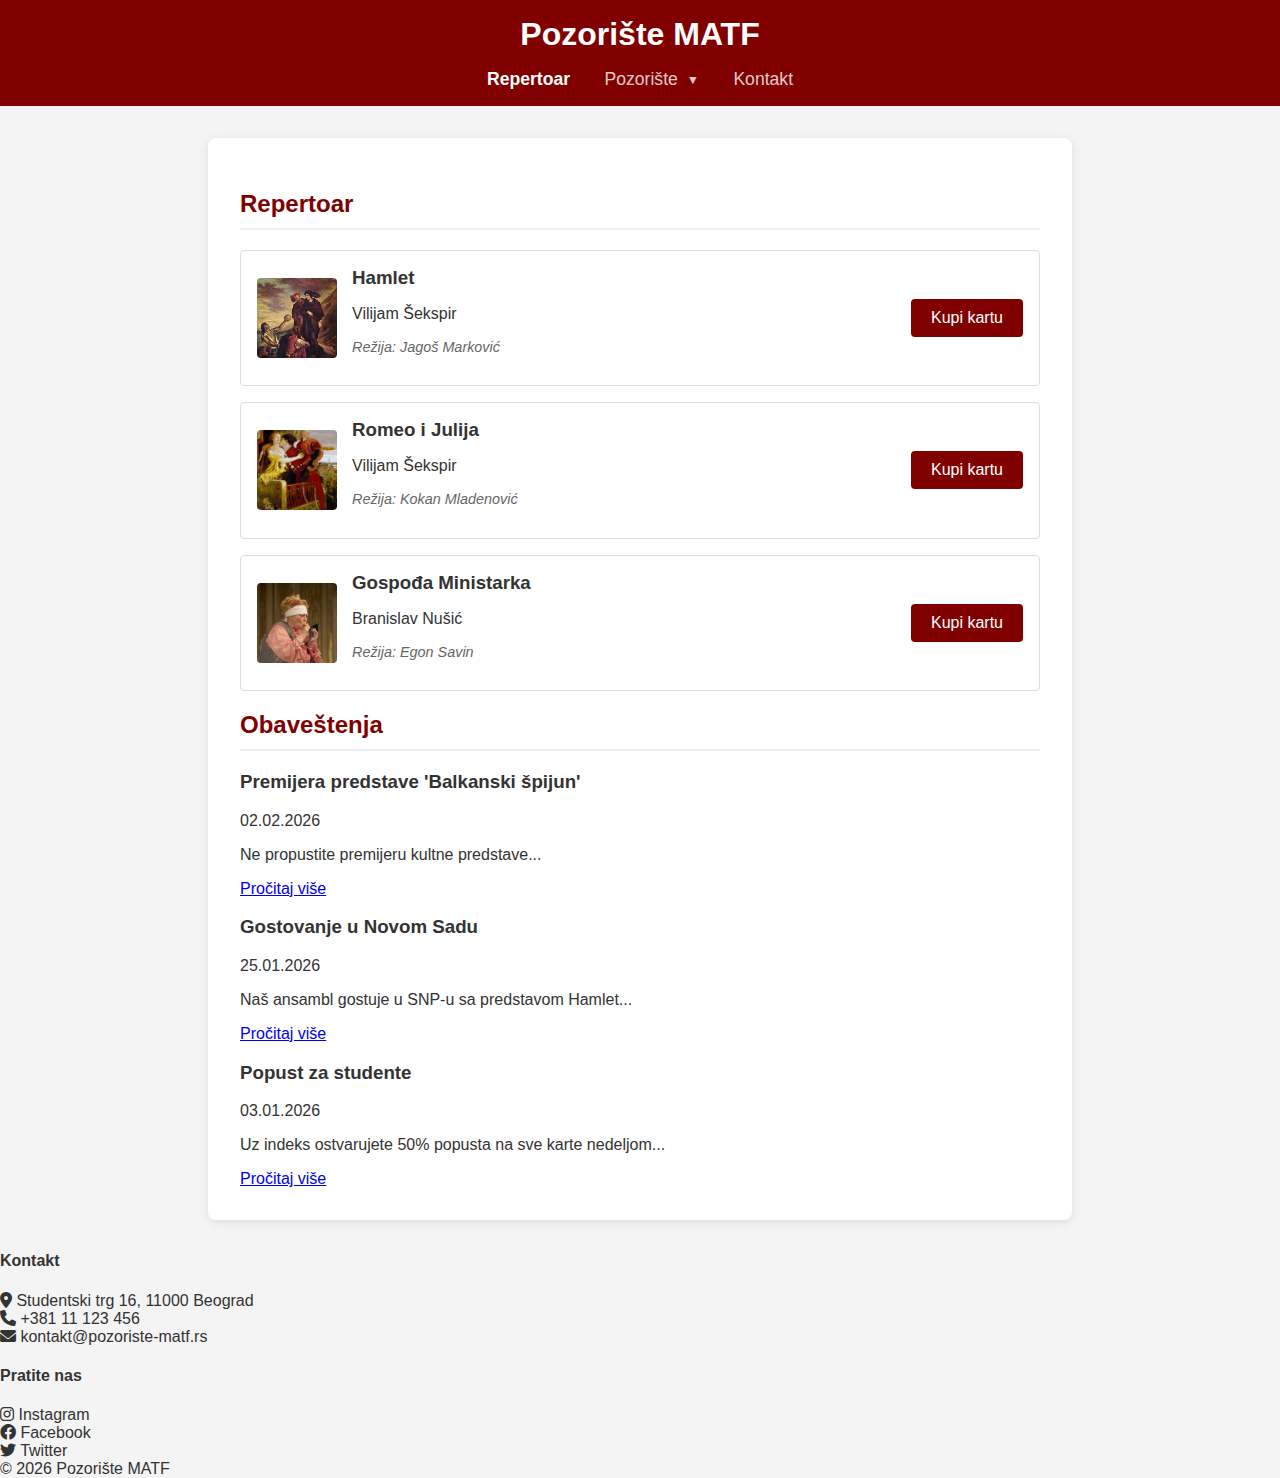
<file: UI/kod/index.html>
<!DOCTYPE html>
<html lang="sr">
<head>
    <meta charset="UTF-8">
    <meta name="viewport" content="width=device-width, initial-scale=1.0">
    <title>Pozorište - Online Kupovina</title>
    <link rel="stylesheet" href="https://cdnjs.cloudflare.com/ajax/libs/font-awesome/6.0.0/css/all.min.css">
    <link rel="stylesheet" href="styles.css">
</head>
<body>

<header>
    <h1>Pozorište MATF</h1>
    <nav class="main-nav">
        <a href="#" onclick="window.location.reload(); return false;" class="active">Repertoar</a>
        <div class="dropdown">
            <a href="#" class="dropbtn">Pozorište <span class="arrow">▼</span></a>
            <div class="dropdown-content">
                <a href="#">O pozorištu</a>
                <a href="#">Ansambl</a>
                <a href="#">Sponzori</a>
            </div>
        </div>
        <a href="#">Kontakt</a>
    </nav>
</header>

<div class="container">
    
    <!-- Repertoar -->
    <div id="screen-repertoire" class="screen active">
        <div class="repertoire-container">
            <div class="repertoire-left">
                <h2>Repertoar</h2>
                <div class="play-list">
                    <div class="play-card">
                        <img src="hamlet.jpg" alt="Hamlet" style="width: 80px; height: 80px; object-fit: cover; margin-right: 15px; border-radius: 4px;">
                        <div class="play-info" style="flex: 1;">
                            <h3>Hamlet</h3>
                            <p>Vilijam Šekspir</p>
                            <p style="font-size: 0.9em; color: #666;"><em>Režija: Jagoš Marković</em></p>
                        </div>
                        <button class="btn" onclick="selectPlay('Hamlet')">Kupi kartu</button>
                    </div>
                    <div class="play-card">
                        <img src="romeojulija.jpg" alt="Romeo i Julija" style="width: 80px; height: 80px; object-fit: cover; margin-right: 15px; border-radius: 4px;">
                        <div class="play-info" style="flex: 1;">
                            <h3>Romeo i Julija</h3>
                            <p>Vilijam Šekspir</p>
                            <p style="font-size: 0.9em; color: #666;"><em>Režija: Kokan Mladenović</em></p>
                        </div>
                        <button class="btn" onclick="selectPlay('Romeo i Julija')">Kupi kartu</button>
                    </div>
                    <div class="play-card">
                        <img src="ministarka.jpg" alt="Gospođa Ministarka" style="width: 80px; height: 80px; object-fit: cover; margin-right: 15px; border-radius: 4px;">
                        <div class="play-info" style="flex: 1;">
                            <h3>Gospođa Ministarka</h3>
                            <p>Branislav Nušić</p>
                            <p style="font-size: 0.9em; color: #666;"><em>Režija: Egon Savin</em></p>
                        </div>
                        <button class="btn" onclick="selectPlay('Gospođa Ministarka')">Kupi kartu</button>
                    </div>
                </div>
            </div>
            
            <div class="repertoire-right">
                <h2>Obaveštenja</h2>
                <div class="notification-list">
                    <div class="notification-card">
                        <h3>Premijera predstave 'Balkanski špijun'</h3>
                        <p class="date">02.02.2026</p>
                        <p>Ne propustite premijeru kultne predstave...</p>
                        <a href="#">Pročitaj više</a>
                    </div>
                    <div class="notification-card">
                        <h3>Gostovanje u Novom Sadu</h3>
                        <p class="date">25.01.2026</p>
                        <p>Naš ansambl gostuje u SNP-u sa predstavom Hamlet...</p>
                        <a href="#">Pročitaj više</a>
                    </div>
                    <div class="notification-card">
                        <h3>Popust za studente</h3>
                        <p class="date">03.01.2026</p>
                        <p>Uz indeks ostvarujete 50% popusta na sve karte nedeljom...</p>
                        <a href="#">Pročitaj više</a>
                    </div>
                </div>
            </div>
        </div>
    </div>

    <!-- Termini -->
    <div id="screen-dates" class="screen">
        <h2 id="selected-play-title"></h2>
        
        <div id="play-cast" style="margin-bottom: 20px; padding: 15px; background-color: #f9f9f9; border-left: 4px solid #800000; border-radius: 4px;">
            <h3 style="margin-top: 0; color: #333;">Uloge</h3>
            <ul id="cast-list" style="list-style-type: none; padding: 0; margin: 0; display: grid; grid-template-columns: 1fr 1fr; gap: 10px;">
                
            </ul>
        </div>

        <h3>Odaberite termin</h3>
        <div class="date-list">
            <div class="date-card" onclick="selectDate('15.01.2026', '20:00')">
                <div class="date">15. Jan 2026</div>
                <div class="time">20:00</div>
            </div>
            <div class="date-card" onclick="selectDate('16.01.2026', '18:00')">
                <div class="date">16. Jan 2026</div>
                <div class="time">18:00</div>
            </div>
            <div class="date-card" onclick="selectDate('20.01.2026', '20:00')">
                <div class="date">20. Jan 2026</div>
                <div class="time">20:00</div>
            </div>
        </div>
        <div style="margin-top: 20px;">
            <button class="btn btn-secondary" onclick="showScreen('screen-repertoire')">Nazad</button>
        </div>
    </div>

    <!-- Sedišta -->
    <div id="screen-seats" class="screen">
        <h2>Odaberite sedišta</h2>
        <div class="stage">BINA</div>
        
        <div class="seat-legend">
            <div class="legend-item"><div class="legend-box" style="background:#ccc"></div> Slobodno</div>
            <div class="legend-item"><div class="legend-box" style="background:#e74c3c"></div> Zauzeto</div>
            <div class="legend-item"><div class="legend-box" style="background:#27ae60"></div> Vaš izbor</div>
        </div>

        <div class="seating-chart" id="seating-chart">
            
        </div>

        <div class="price-display">
            Ukupno: <span id="total-price">0</span> RSD
        </div>

        <div style="margin-top: 20px; text-align: right;">
            <button class="btn btn-secondary" onclick="showScreen('screen-dates')">Nazad</button>
            <button class="btn" id="btn-to-checkout" onclick="goToCheckout()" disabled>Dalje</button>
        </div>
    </div>

    <!-- Plaćanje -->
    <div id="screen-checkout" class="screen">
        <h2>Plaćanje</h2>
        
        <div class="summary-box">
            <h3>Pregled rezervacije</h3>
            <p><strong>Predstava:</strong> <span id="summary-play"></span></p>
            <p><strong>Termin:</strong> <span id="summary-date"></span></p>
            <p><strong>Sedišta:</strong> <span id="summary-seats"></span></p>
            <p><strong>Ukupno za plaćanje:</strong> <span id="summary-price"></span> RSD</p>
        </div>

        <form onsubmit="processPayment(event)">
            <div class="form-row">
                <div class="form-group" style="flex:1">
                    <label>Ime</label>
                    <input type="text" required placeholder="Petar" oninvalid="this.setCustomValidity('Polje je obavezno')" oninput="this.setCustomValidity('')">
                </div>
                <div class="form-group" style="flex:1">
                    <label>Prezime</label>
                    <input type="text" required placeholder="Petrović" oninvalid="this.setCustomValidity('Polje je obavezno')" oninput="this.setCustomValidity('')">
                </div>
            </div>
            
            <div class="form-group">
                <label>Email adresa</label>
                <input type="email" required placeholder="petar@email.com" oninvalid="this.setCustomValidity('Unesite validnu email adresu')" oninput="this.setCustomValidity('')">
            </div>

            <hr style="margin: 20px 0; border: 0; border-top: 1px solid #eee;">
            
            <div class="form-group">
                <label>Broj kartice</label>
                <input type="text" required placeholder="1234 5678 1234 5678" maxlength="19" oninvalid="this.setCustomValidity('Polje je obavezno')" oninput="this.setCustomValidity('')">
            </div>

            <div class="form-row">
                <div class="form-group" style="flex:1">
                    <label>Datum isteka</label>
                    <input type="text" required placeholder="MM/YY" maxlength="5" oninvalid="this.setCustomValidity('Polje je obavezno')" oninput="this.setCustomValidity('')"> 
                </div>
                <div class="form-group" style="flex:1">
                    <label>CVV</label>
                    <input type="text" required placeholder="123" maxlength="3" oninvalid="this.setCustomValidity('Polje je obavezno')" oninput="this.setCustomValidity('')">
                </div>
            </div>

            <div style="margin-top: 20px; display: flex; justify-content: space-between;">
                <button type="button" class="btn btn-secondary" onclick="showScreen('screen-seats')">Nazad</button>
                <button type="submit" class="btn">Potvrdi i Plati</button>
            </div>
        </form>
    </div>

    <!-- Uspeh -->
    <div id="screen-success" class="screen">
        <div class="success-message">
            <div class="success-icon">✓</div>
            <h2>Uspešna kupovina!</h2>
            <p>Vaše karte su rezervisane i plaćene.</p>
            <p>Potvrda je poslata na vašu email adresu.</p>
            <button class="btn" onclick="location.reload()" style="margin-top: 20px;">Povratak na početnu stranicu</button>
        </div>
    </div>

</div>

<footer id="main-footer">
    <div class="footer-content">
        <div class="footer-section">
            <h4>Kontakt</h4>
            <div class="contact-item">
                <i class="fas fa-map-marker-alt"></i>
                Studentski trg 16, 11000 Beograd
            </div>
            <div class="contact-item">
                <i class="fas fa-phone"></i>
                +381 11 123 456
            </div>
            <div class="contact-item">
                <i class="fas fa-envelope"></i>
                kontakt@pozoriste-matf.rs
            </div>
        </div>
        <div class="footer-section">
            <h4>Pratite nas</h4>
            <div class="social-item">
                <i class="fab fa-instagram"></i>
                Instagram
            </div>
            <div class="social-item">
                <i class="fab fa-facebook"></i>
                Facebook
            </div>
            <div class="social-item">
                <i class="fab fa-twitter"></i>
                Twitter
            </div>
        </div>
    </div>
    <div class="footer-bottom">
        &copy; 2026 Pozorište MATF
    </div>
</footer>

<script src="script.js"></script>
</body>
</html>
</file>
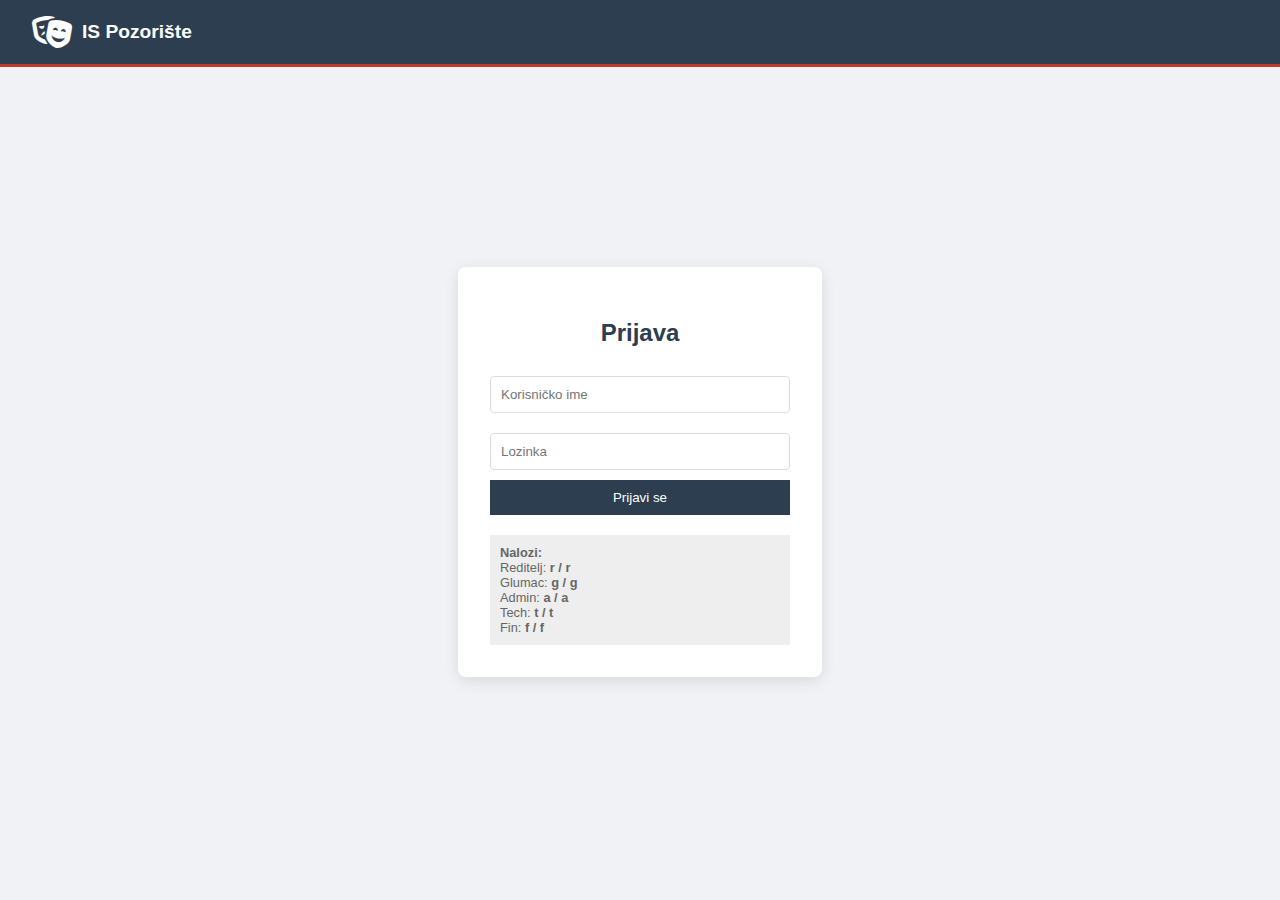
<file: UI/kod/admin.html>
<!DOCTYPE html>
<html lang="sr">
<head>
    <meta charset="UTF-8">
    <meta name="viewport" content="width=device-width, initial-scale=1.0">
    <title>IS Pozorište - Panel v13</title>
    <link rel="stylesheet" href="https://cdnjs.cloudflare.com/ajax/libs/font-awesome/6.0.0/css/all.min.css">
    
    <style>
        body { font-family: 'Segoe UI', sans-serif; margin: 0; padding: 0; background-color: #f0f2f5; color: #333; }
        
        /* HEADER */
        header { background-color: #2c3e50; color: white; padding: 1rem 2rem; display: flex; justify-content: space-between; align-items: center; border-bottom: 3px solid #c0392b; }
        header h1 { margin: 0; font-size: 1.2rem; }
        #logout-btn { background: #c0392b; border: none; color: white; padding: 6px 12px; cursor: pointer; border-radius: 4px; display: none; }

        /* LOGIN */
        #login-screen { display: flex; justify-content: center; align-items: center; height: 90vh; }
        .login-box { background: white; padding: 2rem; border-radius: 8px; box-shadow: 0 4px 15px rgba(0,0,0,0.1); width: 300px; text-align: center; }
        .login-box input { width: 100%; padding: 10px; margin: 10px 0; border: 1px solid #ddd; border-radius: 4px; box-sizing: border-box; }
        .login-box button { width: 100%; padding: 10px; background-color: #2c3e50; color: white; border: none; cursor: pointer; }

        /* DASHBOARD */
        #dashboard { display: none; padding: 2rem; }
        .grid-container { display: grid; grid-template-columns: repeat(auto-fit, minmax(320px, 1fr)); gap: 20px; }
        
        .card { background: white; padding: 20px; border-radius: 8px; box-shadow: 0 2px 5px rgba(0,0,0,0.05); border-left: 5px solid #2c3e50; }
        .card h3 { margin-top: 0; border-bottom: 1px solid #eee; padding-bottom: 10px; }
        
        .btn-action { background-color: #34495e; color: white; border: none; padding: 8px 12px; border-radius: 4px; cursor: pointer; font-size: 0.9rem; }
        .btn-primary { background-color: #c0392b; }
        
        .btn-approve { background-color: #28a745; color: white; border: none; padding: 5px 10px; border-radius: 4px; cursor: pointer; font-weight: bold; margin-right: 5px; }
        .btn-reject { background-color: #dc3545; color: white; border: none; padding: 5px 10px; border-radius: 4px; cursor: pointer; font-weight: bold; }

        /* AUDICIJE STIL */
        .audition-item { background: #f8f9fa; border: 1px solid #ddd; padding: 15px; margin-bottom: 10px; border-radius: 5px; border-left: 4px solid #3498db; }
        .candidates-box { margin-top: 10px; font-size: 0.85rem; background: #fff; padding: 5px; border: 1px dashed #ccc; }
        .applied-badge { color: #27ae60; font-weight: bold; font-size: 0.9rem; }

        /* ODOBRAVANJE */
        .approval-box { background-color: #fff3cd; border: 2px solid #ffecb5; padding: 15px; margin-top: 15px; border-radius: 5px; }
        .approval-item { display: flex; justify-content: space-between; align-items: center; background: white; padding: 10px; margin-bottom: 5px; border: 1px solid #eee; }

        /* MODAL */
        .modal-overlay { position: fixed; top: 0; left: 0; width: 100%; height: 100%; background: rgba(0,0,0,0.5); display: none; justify-content: center; align-items: center; z-index: 1000; }
        .modal-content { background: white; padding: 25px; border-radius: 8px; width: 400px; position: relative; max-height: 80vh; overflow-y: auto; }
        .modal-close { position: absolute; top: 10px; right: 15px; cursor: pointer; font-size: 1.5rem; color: #888; }
        
        .form-group { margin-bottom: 15px; }
        .form-group label { display: block; margin-bottom: 5px; font-weight: 600; font-size: 0.9rem; }
        .form-group input, .form-group select, .form-group textarea { width: 100%; padding: 8px; border: 1px solid #ccc; border-radius: 4px; box-sizing: border-box; }
        .btn-submit { width: 100%; padding: 10px; background: #c0392b; color: white; border: none; cursor: pointer; }
        
        .email-preview { font-family: monospace; color: #2980b9; font-weight: bold; margin-top: 5px; display: block; }
    </style>
</head>
<body>

    <header>
        <div style="display: flex; align-items: center; gap: 10px;">
            <i class="fas fa-theater-masks fa-2x"></i>
            <h1>IS Pozorište</h1>
        </div>
        <div style="display: flex; align-items: center; gap: 15px;">
            <span id="user-name" style="font-weight: 500;"></span>
            <button id="logout-btn" onclick="logout()">Odjavi se</button>
        </div>
    </header>

    <div id="login-screen">
        <div class="login-box">
            <h2 style="color:#2c3e50;">Prijava</h2>
            <input type="text" id="username" placeholder="Korisničko ime">
            <input type="password" id="password" placeholder="Lozinka">
            <button onclick="checkLogin()">Prijavi se</button>
            <div id="login-error" style="color:red; display:none; margin-top:10px;">Pogrešni podaci!</div>
            
            <div style="margin-top:20px; font-size:0.8rem; color:#666; text-align:left; background:#eee; padding:10px;">
                <strong>Nalozi:</strong><br>
                Reditelj: <b>r / r</b><br>
                Glumac: <b>g / g</b><br>
                Admin: <b>a / a</b><br>
                Tech: <b>t / t</b><br>
                Fin: <b>f / f</b>
            </div>
        </div>
    </div>

    <div id="dashboard">
        <div class="grid-container">
            
            <div class="card" id="card-auditions" style="display:none; border-left-color: #3498db;">
                <h3><i class="fas fa-microphone"></i> Audicije</h3>
                <div id="audition-list" style="margin-bottom:15px;"></div>
                <button id="btn-add-audition" class="btn-action btn-primary" onclick="openModal('addAudition')">
                    <i class="fas fa-plus"></i> Raspiši audiciju
                </button>
            </div>

            <div class="card" id="card-employees" style="display:none;">
                <h3><i class="fas fa-users"></i> Zaposleni</h3>
                <div id="emp-list"></div>
                <div id="emp-actions" style="margin-top:10px; display:none;">
                    <button class="btn-action btn-primary" onclick="openModal('addEmployee')">Novi zaposleni</button>
                </div>
            </div>

            <div class="card" id="card-finance" style="display:none; border-left-color: #27ae60;">
                <h3 id="fin-title"><i class="fas fa-chart-line"></i> Finansije</h3>
                
                <div id="fin-stats"></div>
                
                <div id="fin-approval-container" style="display:none;" class="approval-box">
                    <h4 style="margin-top:0; color:#856404;">⚠️ Finansije Tehničke Opreme</h4>
                    <p style="font-size:0.9rem;">Zahtevi za odobrenje:</p>
                    <div id="fin-approval-list"></div>
                </div>
            </div>

            <div class="card" id="card-repertoire" style="border-left-color: #8e44ad;">
                <h3><i class="fas fa-calendar-alt"></i> Repertoar</h3>
                <div id="rep-list"></div>
                <div id="rep-actions" style="margin-top:10px;">
                    <button class="btn-action btn-primary" onclick="openModal('addPlay')">Zakaži termin</button>
                </div>
            </div>

            <div class="card" id="card-tech" style="border-left-color: #f39c12;">
                <h3><i class="fas fa-tools"></i> Tehnička služba</h3>
                <div id="tech-list"></div>
                <div style="margin-top:10px;">
                    <button class="btn-action btn-primary" onclick="openModal('addTechIssue')">Prijavi problem/Opremu</button>
                </div>
            </div>

        </div>
    </div>

    <div id="modal-overlay" class="modal-overlay">
        <div class="modal-content">
            <span class="modal-close" onclick="closeModal()">&times;</span>
            
            <div id="modal-addAudition" style="display:none;">
                <h3>Raspiši Audiciju</h3>
                <div class="form-group"><label>Uloga:</label><input type="text" id="inp-aud-role"></div>
                <div class="form-group"><label>Predstava:</label><input type="text" id="inp-aud-play"></div>
                <div class="form-group"><label>Opis:</label><textarea id="inp-aud-desc" rows="3"></textarea></div>
                <button class="btn-submit" onclick="submitAudition()">Objavi</button>
            </div>

            <div id="modal-addEmployee" style="display:none;">
                <h3>Novi Zaposleni</h3>
                <div class="form-group"><label>Ime:</label><input type="text" id="inp-emp-firstname" oninput="generateEmail()"></div>
                <div class="form-group"><label>Prezime:</label><input type="text" id="inp-emp-lastname" oninput="generateEmail()"></div>
                <div class="form-group"><label>JMBG:</label><input type="text" id="inp-emp-jmbg" placeholder="13 cifara"></div>
                <div class="form-group"><label>Uloga:</label>
                    <select id="inp-emp-role">
                        <option value="Glumac">Glumac</option>
                        <option value="Reditelj">Reditelj</option>
                        <option value="Tehničar">Tehničar</option>
                        <option value="Administracija">Administracija</option>
                    </select>
                </div>
                <div class="form-group"><label>Plata:</label><input type="number" id="inp-emp-sal"></div>
                <div class="form-group"><label>Email:</label><span id="auto-email-display" class="email-preview">...</span></div>
                <button class="btn-submit" onclick="submitEmployee()">Sačuvaj</button>
            </div>

            <div id="modal-addTechIssue" style="display:none;">
                <h3>Prijava kvara / Opreme</h3>
                <div class="form-group"><label>Oprema:</label><input type="text" id="inp-tech-item" placeholder="npr. Nova Mikseta"></div>
                <div class="form-group"><label>Trošak (RSD):</label><input type="number" id="inp-tech-cost" value="0"><small>Ako je >0 ide Finansijama</small></div>
                <div class="form-group"><label>Prioritet:</label>
                    <select id="inp-tech-prio"><option>Nizak</option><option selected>Srednji</option><option>Visok</option></select>
                </div>
                <button class="btn-submit" onclick="submitTech()">Evidentiraj</button>
            </div>

            <div id="modal-addPlay" style="display:none;">
                <h3>Zakaži termin</h3>
                <div class="form-group"><label>Naziv:</label><input type="text" id="inp-play-title"></div>
                <div class="form-group"><label>Tip:</label>
                    <select id="inp-play-type"><option value="Izvedba">Izvedba</option><option value="Proba">Proba</option></select>
                </div>
                <div class="form-group"><label>Datum:</label><input type="datetime-local" id="inp-play-date"></div>
                <div class="form-group"><label>Budžet produkcije (RSD):</label><input type="number" id="inp-play-budget" placeholder="0"></div>
                <div class="form-group"><label>Cena karte:</label><input type="number" id="inp-play-price"></div>
                <button class="btn-submit" onclick="submitPlay()">Zakaži</button>
            </div>

        </div>
    </div>

    <script src="admin.js"></script>
</body>
</html>
</file>
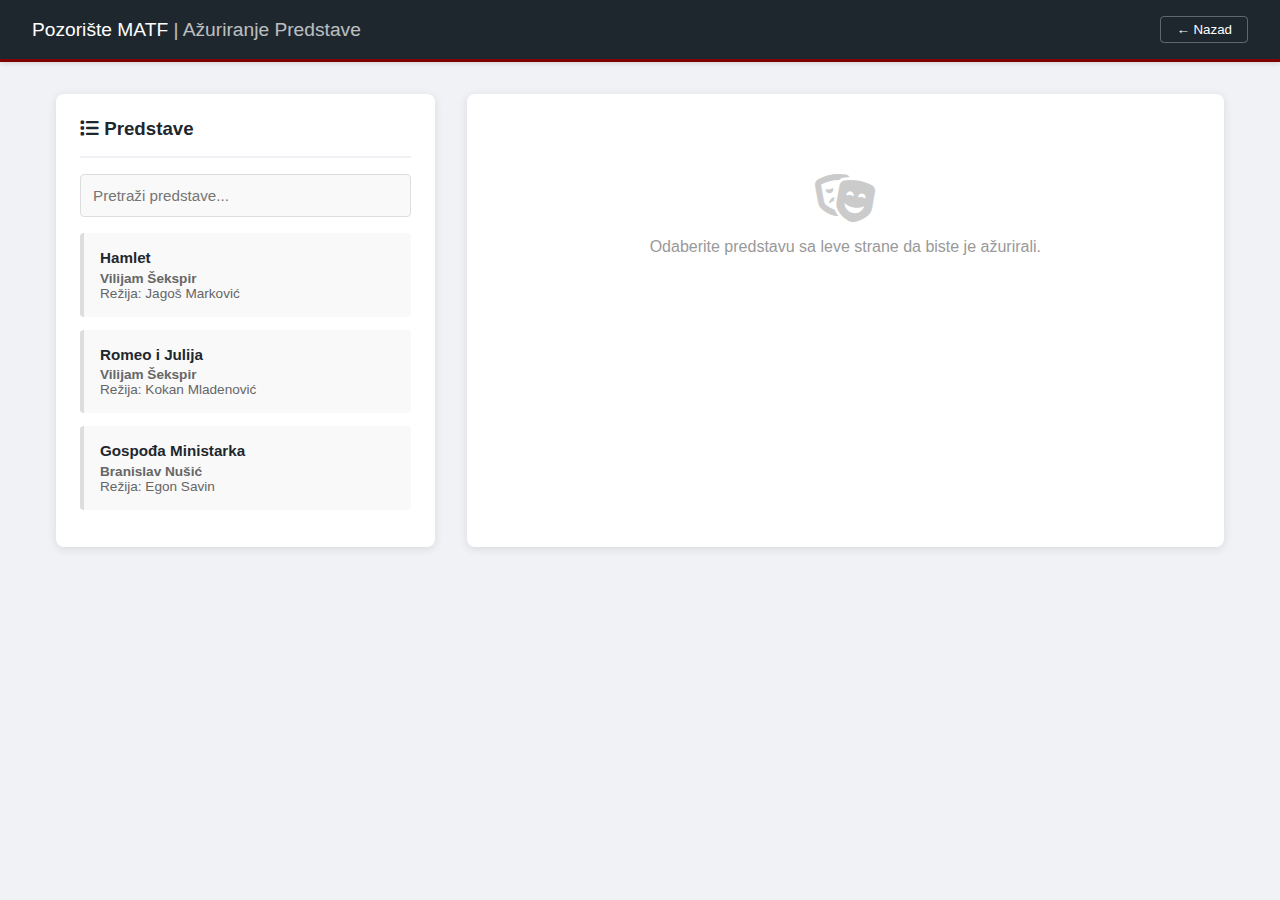
<file: UI/kod/azuriranje_predstave.html>
<!DOCTYPE html>
<html lang="sr">
<head>
    <meta charset="UTF-8">
    <meta name="viewport" content="width=device-width, initial-scale=1.0">
    <title>Ažuriranje Predstave - Pozorište MATF</title>
    <link rel="stylesheet" href="https://cdnjs.cloudflare.com/ajax/libs/font-awesome/6.0.0/css/all.min.css">
    <style>
        * {
            margin: 0;
            padding: 0;
            box-sizing: border-box;
        }

        body {
            font-family: 'Segoe UI', Tahoma, Geneva, Verdana, sans-serif;
            background-color: #f0f2f5;
            color: #333;
        }

        header {
            background-color: #1e272e;
            color: white;
            padding: 1rem 2rem;
            display: flex;
            justify-content: space-between;
            align-items: center;
            border-bottom: 3px solid #800000;
            box-shadow: 0 2px 5px rgba(0,0,0,0.1);
        }

        header h1 {
            margin: 0;
            font-size: 1.2rem;
            font-weight: 500;
        }

        .logout-btn {
            background: none;
            border: 1px solid rgba(255,255,255,0.3);
            color: white;
            padding: 5px 15px;
            cursor: pointer;
            border-radius: 4px;
            transition: 0.3s;
        }

        .logout-btn:hover {
            background-color: #800000;
            border-color: #800000;
        }

        .main-container {
            display: grid;
            grid-template-columns: 1fr 2fr;
            gap: 2rem;
            max-width: 1200px;
            margin: 2rem auto;
            padding: 0 1rem;
        }

        .plays-list-container {
            background: white;
            padding: 1.5rem;
            border-radius: 8px;
            box-shadow: 0 2px 10px rgba(0,0,0,0.1);
            max-height: 700px;
            overflow-y: auto;
        }

        .plays-list-container h3 {
            color: #1e272e;
            margin-bottom: 1rem;
            padding-bottom: 1rem;
            border-bottom: 2px solid #f0f2f5;
        }

        .search-box {
            margin-bottom: 1rem;
        }

        .search-box input {
            width: 100%;
            padding: 10px;
            border: 1px solid #ddd;
            border-radius: 4px;
            font-size: 0.95rem;
        }

        .play-item {
            padding: 1rem;
            border-left: 4px solid #ddd;
            border-radius: 4px;
            margin-bottom: 0.8rem;
            cursor: pointer;
            transition: all 0.3s;
            background: #f9f9f9;
        }

        .play-item:hover {
            border-left-color: #800000;
            background: #f0f2f5;
            transform: translateX(5px);
        }

        .play-item.active {
            border-left-color: #800000;
            background: white;
            box-shadow: 0 2px 8px rgba(128, 0, 0, 0.15);
        }

        .play-item h4 {
            margin: 0 0 0.3rem 0;
            color: #1e272e;
            font-size: 0.95rem;
        }

        .play-item p {
            margin: 0;
            color: #666;
            font-size: 0.85rem;
        }

        .form-container {
            background: white;
            padding: 2rem;
            border-radius: 8px;
            box-shadow: 0 2px 10px rgba(0,0,0,0.1);
        }

        .form-container h2 {
            color: #1e272e;
            margin-bottom: 1.5rem;
            padding-bottom: 1rem;
            border-bottom: 2px solid #f0f2f5;
            display: flex;
            align-items: center;
            gap: 10px;
        }

        .no-play-selected {
            text-align: center;
            color: #999;
            padding: 3rem 2rem;
        }

        .no-play-selected i {
            font-size: 3rem;
            margin-bottom: 1rem;
            opacity: 0.5;
        }

        .form-section {
            margin-bottom: 2rem;
            padding-bottom: 1.5rem;
            border-bottom: 1px solid #eee;
        }

        .form-section h3 {
            color: #1e272e;
            font-size: 1.1rem;
            margin-bottom: 1rem;
            display: flex;
            align-items: center;
            gap: 8px;
        }

        .form-group {
            margin-bottom: 1.5rem;
        }

        label {
            display: block;
            margin-bottom: 0.5rem;
            font-weight: 600;
            color: #1e272e;
        }

        .required::after {
            content: " *";
            color: #e74c3c;
        }

        input[type="text"],
        input[type="number"],
        input[type="email"],
        input[type="date"],
        select,
        textarea {
            width: 100%;
            padding: 12px;
            border: 1px solid #ddd;
            border-radius: 4px;
            background-color: #f9f9f9;
            font-family: inherit;
            transition: 0.3s;
        }

        input[type="text"]:focus,
        input[type="number"]:focus,
        input[type="email"]:focus,
        input[type="date"]:focus,
        select:focus,
        textarea:focus {
            outline: none;
            border-color: #800000;
            background-color: white;
            box-shadow: 0 0 0 2px rgba(128, 0, 0, 0.1);
        }

        textarea {
            resize: vertical;
            min-height: 100px;
        }

        .form-row {
            display: grid;
            grid-template-columns: 1fr 1fr;
            gap: 1rem;
        }

        .actor-list {
            background: #f9f9f9;
            padding: 1rem;
            border-radius: 4px;
            margin-bottom: 1rem;
            max-height: 250px;
            overflow-y: auto;
        }

        .actor-item {
            display: flex;
            justify-content: space-between;
            align-items: center;
            padding: 0.8rem;
            background: white;
            border: 1px solid #eee;
            border-radius: 4px;
            margin-bottom: 0.5rem;
        }

        .actor-item input {
            flex: 1;
            margin-right: 0.5rem;
            padding: 8px;
        }

        .actor-item button {
            background: #e74c3c;
            color: white;
            border: none;
            padding: 6px 12px;
            border-radius: 3px;
            cursor: pointer;
            font-size: 0.85rem;
        }

        .actor-item button:hover {
            background: #c0392b;
        }

        .btn-add-actor {
            background: #27ae60;
            color: white;
            border: none;
            padding: 10px 15px;
            border-radius: 4px;
            cursor: pointer;
            margin-bottom: 1rem;
        }

        .btn-add-actor:hover {
            background: #229954;
        }

        .change-indicator {
            display: inline-block;
            background: #fff3cd;
            color: #856404;
            padding: 2px 6px;
            border-radius: 3px;
            font-size: 0.75rem;
            font-weight: bold;
            margin-left: 5px;
        }

        .btn-container {
            display: flex;
            gap: 1rem;
            justify-content: flex-end;
            margin-top: 2rem;
        }

        .btn {
            padding: 12px 30px;
            border: none;
            border-radius: 4px;
            cursor: pointer;
            font-size: 1rem;
            font-weight: 500;
            transition: 0.3s;
        }

        .btn-primary {
            background-color: #1e272e;
            color: white;
        }

        .btn-primary:hover {
            background-color: #800000;
        }

        .btn-secondary {
            background-color: #95a5a6;
            color: white;
        }

        .btn-secondary:hover {
            background-color: #7f8c8d;
        }

        .btn-danger {
            background-color: #e74c3c;
            color: white;
        }

        .btn-danger:hover {
            background-color: #c0392b;
        }

        .alert {
            padding: 1rem;
            border-radius: 4px;
            margin-bottom: 1.5rem;
            display: none;
        }

        .alert-success {
            background-color: #d4edda;
            color: #155724;
            border: 1px solid #c3e6cb;
        }

        .alert-error {
            background-color: #f8d7da;
            color: #721c24;
            border: 1px solid #f5c6cb;
        }

        .alert-warning {
            background-color: #fff3cd;
            color: #856404;
            border: 1px solid #ffeeba;
        }

        .confirmation-modal {
            display: none;
            position: fixed;
            top: 0;
            left: 0;
            width: 100%;
            height: 100%;
            background: rgba(0,0,0,0.5);
            z-index: 1000;
            align-items: center;
            justify-content: center;
        }

        .confirmation-modal.active {
            display: flex;
        }

        .modal-content {
            background: white;
            padding: 2rem;
            border-radius: 8px;
            max-width: 400px;
            box-shadow: 0 5px 20px rgba(0,0,0,0.2);
        }

        .modal-content h3 {
            color: #1e272e;
            margin-bottom: 1rem;
        }

        .modal-content p {
            color: #666;
            margin-bottom: 1.5rem;
        }

        .modal-buttons {
            display: flex;
            gap: 1rem;
            justify-content: flex-end;
        }

        @media (max-width: 1024px) {
            .main-container {
                grid-template-columns: 1fr;
            }

            .plays-list-container {
                max-height: 400px;
            }
        }

        @media (max-width: 768px) {
            .main-container {
                margin: 1rem;
            }

            .form-row {
                grid-template-columns: 1fr;
            }

            .btn-container {
                flex-direction: column;
            }

            .btn {
                width: 100%;
            }

            header {
                flex-direction: column;
                gap: 1rem;
                text-align: center;
            }
        }
    </style>
</head>
<body>

    <header>
        <h1>Pozorište MATF <span style="font-weight:300; opacity:0.7;">| Ažuriranje Predstave</span></h1>
        <button class="logout-btn" onclick="goBack()">← Nazad</button>
    </header>

    <div class="main-container">
        <!-- LISTA PREDSTAVA -->
        <div class="plays-list-container">
            <h3><i class="fas fa-list"></i> Predstave</h3>
            <div class="search-box">
                <input type="text" id="search-play" placeholder="Pretraži predstave..." onkeyup="filterPlays()">
            </div>
            <div id="plays-list">
                <!-- Dinamički učitana lista -->
            </div>
        </div>

        <!-- FORMA ZA AŽURIRANJE -->
        <div class="form-container">
            <div id="no-play-message" class="no-play-selected">
                <i class="fas fa-theater-masks"></i>
                <p>Odaberite predstavu sa leve strane da biste je ažurirali.</p>
            </div>

            <form id="update-form" style="display: none;">
                <h2>
                    <i class="fas fa-edit"></i>
                    Ažuriranje predstave
                </h2>

                <div id="alert-success" class="alert alert-success">
                    <i class="fas fa-check-circle"></i> Predstava je uspešno ažurirana!
                </div>

                <div id="alert-error" class="alert alert-error">
                    <i class="fas fa-exclamation-circle"></i> <span id="error-message">Greška pri ažuriranju predstave.</span>
                </div>

                <div id="alert-warning" class="alert alert-warning">
                    <i class="fas fa-info-circle"></i> Primeti da će tvoje izmene biti dostavljene administratoru na odobrenje.
                </div>

                <!-- OSNOVNI PODACI -->
                <div class="form-section">
                    <h3><i class="fas fa-info-circle"></i> Osnovni podaci o predstavi</h3>

                    <div class="form-row">
                        <div class="form-group">
                            <label for="play-title">Naziv predstave</label>
                            <input type="text" id="play-title" readonly>
                        </div>
                        <div class="form-group">
                            <label for="play-author">Autor</label>
                            <input type="text" id="play-author" readonly>
                        </div>
                    </div>

                    <div class="form-row">
                        <div class="form-group">
                            <label for="play-director" class="required">Reditelj</label>
                            <input type="text" id="play-director">
                        </div>
                        <div class="form-group">
                            <label for="play-genre">Žanr</label>
                            <select id="play-genre">
                                <option value="">-- Odaberite žanr --</option>
                                <option value="tragedija">Tragedija</option>
                                <option value="komedija">Komedija</option>
                                <option value="drama">Drama</option>
                                <option value="musical">Mjuzikl</option>
                                <option value="fantastika">Fantastika</option>
                                <option value="istorijsko">Istorijsko</option>
                            </select>
                        </div>
                    </div>

                    <div class="form-row">
                        <div class="form-group">
                            <label for="play-duration" class="required">Trajanje (minuta)</label>
                            <input type="number" id="play-duration" min="30">
                        </div>
                        <div class="form-group">
                            <label for="play-premiere-date">Datum premijere</label>
                            <input type="date" id="play-premiere-date" readonly>
                        </div>
                    </div>

                    <div class="form-group">
                        <label for="play-description">Opis predstave</label>
                        <textarea id="play-description" placeholder="Unesite detaljan opis predstave..."></textarea>
                    </div>
                </div>

                <!-- ULOGE I GLUMCI -->
                <div class="form-section">
                    <h3><i class="fas fa-masks-theater"></i> Uloge i glumci</h3>

                    <div class="form-group">
                        <button type="button" class="btn-add-actor" onclick="addActorField()">
                            <i class="fas fa-plus"></i> Dodaj glumca
                        </button>

                        <div class="actor-list" id="actor-list">
                            <!-- Dinamički učitani glumci -->
                        </div>
                    </div>
                </div>

                <!-- TEHNIČKI ZAHTEVI -->
                <div class="form-section">
                    <h3><i class="fas fa-tools"></i> Tehnički zahtevi</h3>

                    <div class="form-row">
                        <div class="form-group">
                            <label for="scenography">Scenografija</label>
                            <textarea id="scenography" placeholder="Opis scenografije i rekvizita..."></textarea>
                        </div>
                        <div class="form-group">
                            <label for="lighting">Svetlosni efekti</label>
                            <textarea id="lighting" placeholder="Opis svetlosnih efekata..."></textarea>
                        </div>
                    </div>

                    <div class="form-group">
                        <label for="sound">Zvučne potrebe</label>
                        <textarea id="sound" placeholder="Opis zvučnih potreba i muzike..."></textarea>
                    </div>

                    <div class="form-row">
                        <div class="form-group">
                            <label for="equipment-cost">Troškovi opreme (RSD)</label>
                            <input type="number" id="equipment-cost" min="0" oninput="updateBudgetSummary()">
                        </div>
                        <div class="form-group">
                            <label for="setup-time">Vreme za pripremu (minuta)</label>
                            <input type="number" id="setup-time" min="15">
                        </div>
                    </div>
                </div>

                <!-- NAPOMENE ZA ADMINISTRATORA -->
                <div class="form-section">
                    <h3><i class="fas fa-comments"></i> Napomene za administratora</h3>

                    <div class="form-group">
                        <label for="admin-notes">Šta se menja?</label>
                        <textarea id="admin-notes" placeholder="Navedite sve izmene koje ste napravili..." required></textarea>
                        <small>Ove napomene će biti dostavljene administratoru zajedno sa vašim izmenama.</small>
                    </div>
                </div>

                <!-- DUGMADI -->
                <div class="btn-container">
                    <button type="button" class="btn btn-secondary" onclick="clearForm()">Otkaži</button>
                    <button type="submit" class="btn btn-primary">
                        <i class="fas fa-save"></i> Pošalji na odobrenje
                    </button>
                </div>
            </form>
        </div>
    </div>

    <!-- POTVRDA MODALA -->
    <div id="confirmation-modal" class="confirmation-modal">
        <div class="modal-content">
            <h3>Potvrda izmena</h3>
            <p>Da li ste sigurni da želite da pošaljete ove izmene administratoru na odobrenje?</p>
            <div class="modal-buttons">
                <button class="btn btn-secondary" onclick="closeConfirmationModal()">Otkaži</button>
                <button class="btn btn-primary" onclick="confirmUpdate()">Potvrdi</button>
            </div>
        </div>
    </div>

    <script>
        // SIMULIRANI PODACI O PREDSTAVAMA
        const plays = [
            {
                id: 1,
                title: 'Hamlet',
                author: 'Vilijam Šekspir',
                director: 'Jagoš Marković',
                genre: 'tragedija',
                duration: 150,
                premiere_date: '2026-01-30',
                description: 'Klasična tragedija o danskom princu Hamletu...',
                actors: [
                    { role: 'Hamlet', actor: 'Petar Petrović' },
                    { role: 'Gertruda', actor: 'Jelena Jović' },
                    { role: 'Klaudije', actor: 'Marko Marković' }
                ],
                scenography: 'Zamak Elsinor',
                lighting: 'Dramatični svetlosni efekti',
                sound: 'Ambijentalna muzika',
                equipment_cost: 50000,
                setup_time: 90
            },
            {
                id: 2,
                title: 'Romeo i Julija',
                author: 'Vilijam Šekspir',
                director: 'Kokan Mladenović',
                genre: 'tragedija',
                duration: 120,
                premiere_date: '2026-02-14',
                description: 'Vremenska ljubavna tragedija dva mladih iz rivalizantnih porodica...',
                actors: [
                    { role: 'Romeo', actor: 'Milan Ilić' },
                    { role: 'Julija', actor: 'Ana Ćirilović' }
                ],
                scenography: 'Verona, Italija',
                lighting: 'Romantični svetlosni efekti',
                sound: 'Klasična muzika',
                equipment_cost: 45000,
                setup_time: 75
            },
            {
                id: 3,
                title: 'Gospođa Ministarka',
                author: 'Branislav Nušić',
                director: 'Egon Savin',
                genre: 'komedija',
                duration: 100,
                premiere_date: '2026-03-15',
                description: 'Satirična komedija srpskog društva...',
                actors: [
                    { role: 'Gospođa', actor: 'Sonja Savić' }
                ],
                scenography: 'Beograd, 19. vek',
                lighting: 'Topli svetlosni efekti',
                sound: 'Laka muzika',
                equipment_cost: 35000,
                setup_time: 60
            }
        ];

        let currentPlayId = null;

        // Učitaj listu predstava
        function loadPlaysList() {
            const list = document.getElementById('plays-list');
            list.innerHTML = '';

            plays.forEach(play => {
                const playItem = document.createElement('div');
                playItem.className = 'play-item';
                playItem.onclick = () => selectPlay(play.id);
                playItem.innerHTML = `
                    <h4>${play.title}</h4>
                    <p><strong>${play.author}</strong></p>
                    <p>Režija: ${play.director}</p>
                `;
                list.appendChild(playItem);
            });
        }

        // Odaberi predstavu
        function selectPlay(playId) {
            currentPlayId = playId;
            const play = plays.find(p => p.id === playId);

            if (!play) return;

            // Aktiviraj stavku u listi
            document.querySelectorAll('.play-item').forEach(item => item.classList.remove('active'));
            event.target.closest('.play-item').classList.add('active');

            // Prikaži formu
            document.getElementById('no-play-message').style.display = 'none';
            document.getElementById('update-form').style.display = 'block';

            // Učitaj podatke
            document.getElementById('play-title').value = play.title;
            document.getElementById('play-author').value = play.author;
            document.getElementById('play-director').value = play.director;
            document.getElementById('play-genre').value = play.genre;
            document.getElementById('play-duration').value = play.duration;
            document.getElementById('play-premiere-date').value = play.premiere_date;
            document.getElementById('play-description').value = play.description;
            document.getElementById('scenography').value = play.scenography;
            document.getElementById('lighting').value = play.lighting;
            document.getElementById('sound').value = play.sound;
            document.getElementById('equipment-cost').value = play.equipment_cost;
            document.getElementById('setup-time').value = play.setup_time;

            // Učitaj glumce
            const actorList = document.getElementById('actor-list');
            actorList.innerHTML = '';
            play.actors.forEach(a => {
                const actorItem = document.createElement('div');
                actorItem.className = 'actor-item';
                actorItem.innerHTML = `
                    <input type="text" placeholder="Naziv uloge" class="role-input" value="${a.role}">
                    <input type="text" placeholder="Ime glumca" class="actor-input" value="${a.actor}">
                    <button type="button" onclick="removeActorField(this)">Ukloni</button>
                `;
                actorList.appendChild(actorItem);
            });

            // Prikaži upozorenje
            document.getElementById('alert-warning').style.display = 'flex';
            document.getElementById('alert-warning').style.alignItems = 'center';
        }

        // Pretraži predstave
        function filterPlays() {
            const searchTerm = document.getElementById('search-play').value.toLowerCase();
            document.querySelectorAll('.play-item').forEach(item => {
                const text = item.textContent.toLowerCase();
                item.style.display = text.includes(searchTerm) ? 'block' : 'none';
            });
        }

        // Dodaj glumca
        function addActorField() {
            const actorList = document.getElementById('actor-list');
            const newActorItem = document.createElement('div');
            newActorItem.className = 'actor-item';
            newActorItem.innerHTML = `
                <input type="text" placeholder="Naziv uloge" class="role-input">
                <input type="text" placeholder="Ime glumca" class="actor-input">
                <button type="button" onclick="removeActorField(this)">Ukloni</button>
            `;
            actorList.appendChild(newActorItem);
        }

        // Ukloni glumca
        function removeActorField(button) {
            button.parentElement.remove();
        }

        // Ažuriranje budžeta
        function updateBudgetSummary() {
            // Placeholder za budžet
        }

        // Očisti formu
        function clearForm() {
            document.getElementById('update-form').reset();
            document.getElementById('no-play-message').style.display = 'block';
            document.getElementById('update-form').style.display = 'none';
            document.querySelectorAll('.play-item').forEach(item => item.classList.remove('active'));
            currentPlayId = null;
        }

        // Prikaži potvrdu
        function openConfirmationModal() {
            document.getElementById('confirmation-modal').classList.add('active');
        }

        // Zatvori potvrdu
        function closeConfirmationModal() {
            document.getElementById('confirmation-modal').classList.remove('active');
        }

        // Potvrdi ažuriranje
        function confirmUpdate() {
            closeConfirmationModal();

            const formData = {
                play_id: currentPlayId,
                director: document.getElementById('play-director').value,
                genre: document.getElementById('play-genre').value,
                duration: parseInt(document.getElementById('play-duration').value),
                description: document.getElementById('play-description').value,
                scenography: document.getElementById('scenography').value,
                lighting: document.getElementById('lighting').value,
                sound: document.getElementById('sound').value,
                equipment_cost: parseFloat(document.getElementById('equipment-cost').value) || 0,
                setup_time: parseInt(document.getElementById('setup-time').value),
                admin_notes: document.getElementById('admin-notes').value,
                actors: []
            };

            // Prikupljanje glumaca
            const actorItems = document.querySelectorAll('.actor-item');
            actorItems.forEach(item => {
                const role = item.querySelector('.role-input').value;
                const actor = item.querySelector('.actor-input').value;
                if (role && actor) {
                    formData.actors.push({ role, actor });
                }
            });

            console.log('Ažurirani podaci:', formData);
            document.getElementById('alert-success').style.display = 'flex';
            document.getElementById('alert-success').style.alignItems = 'center';

            setTimeout(() => {
                document.getElementById('alert-success').style.display = 'none';
                clearForm();
            }, 3000);
        }

        // Slanje forme
        document.getElementById('update-form').addEventListener('submit', function(e) {
            e.preventDefault();

            if (!currentPlayId) {
                document.getElementById('alert-error').style.display = 'flex';
                return;
            }

            if (!document.getElementById('admin-notes').value) {
                document.getElementById('error-message').textContent = 'Molimo navedite izmene koje ste napravili.';
                document.getElementById('alert-error').style.display = 'flex';
                return;
            }

            openConfirmationModal();
        });

        // Nazad
        function goBack() {
            window.history.back();
        }

        // Inicijalizacija
        loadPlaysList();
    </script>

</body>
</html>
</file>
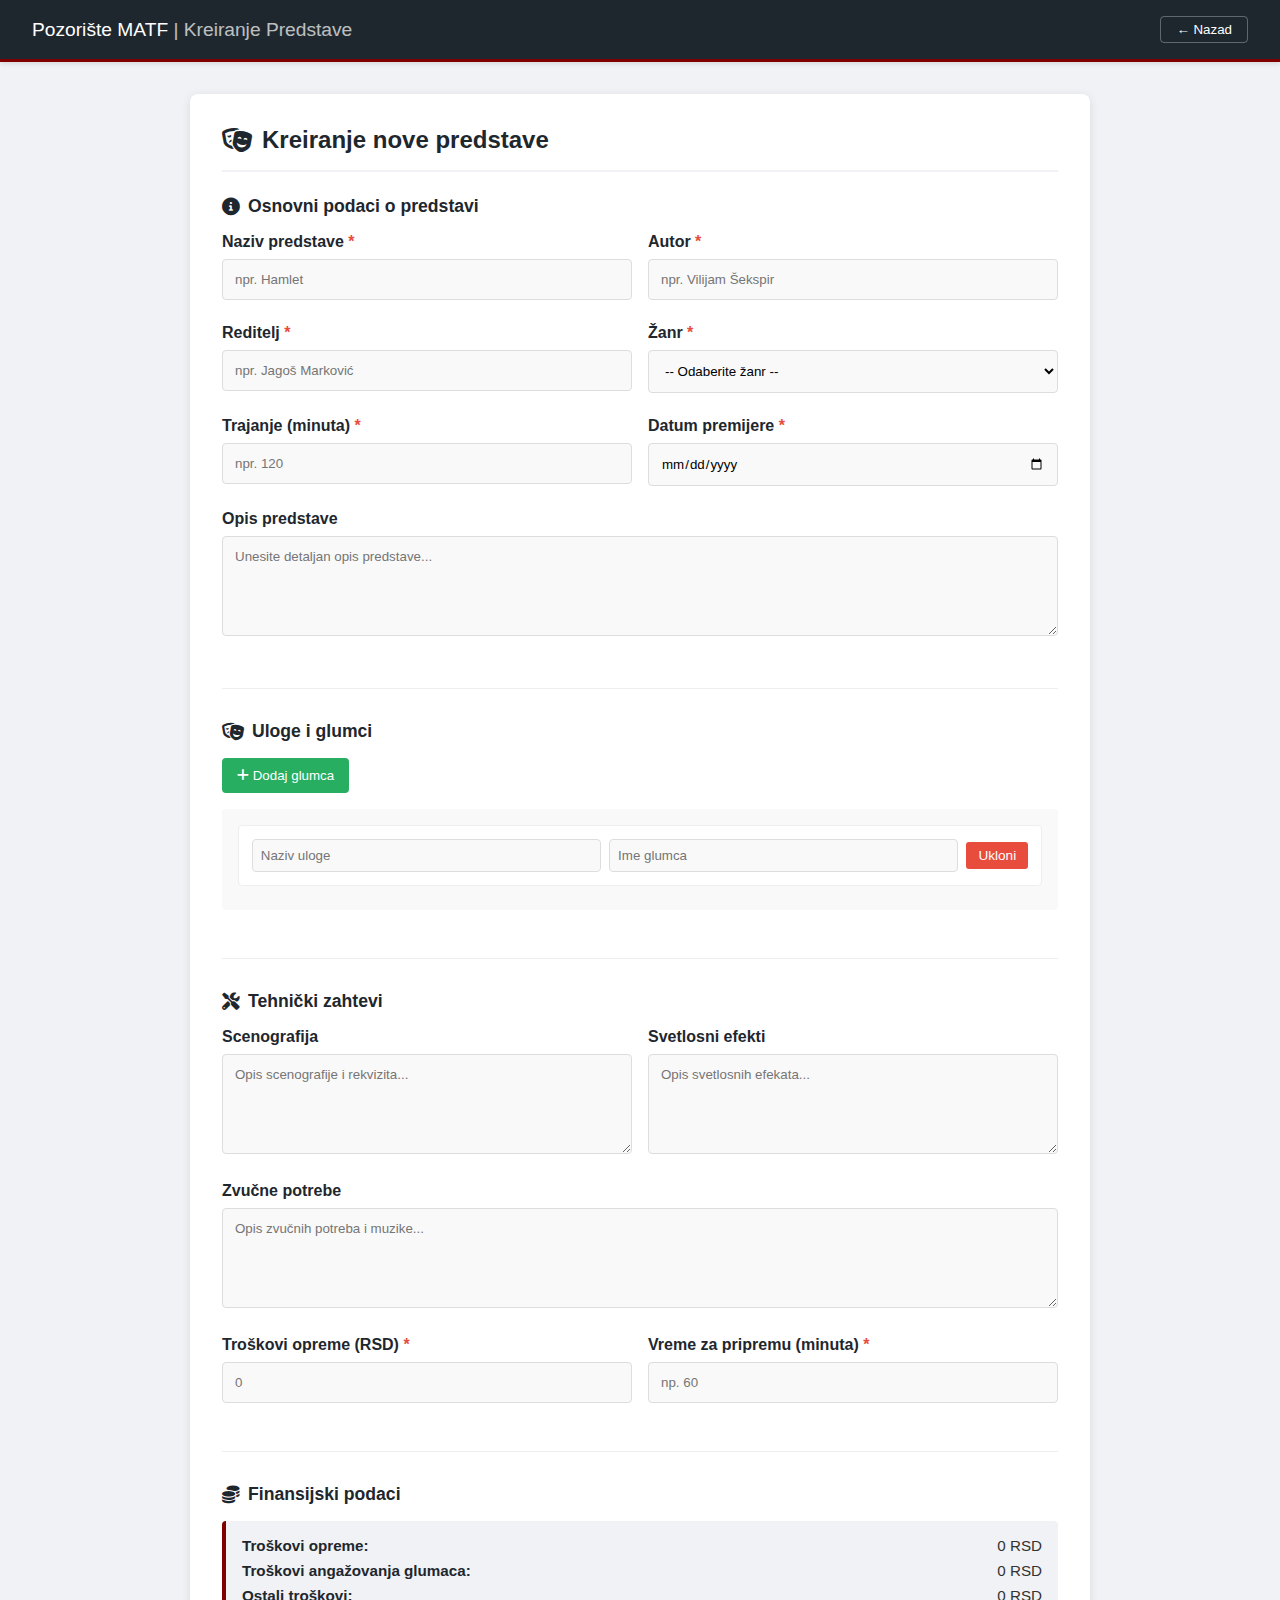
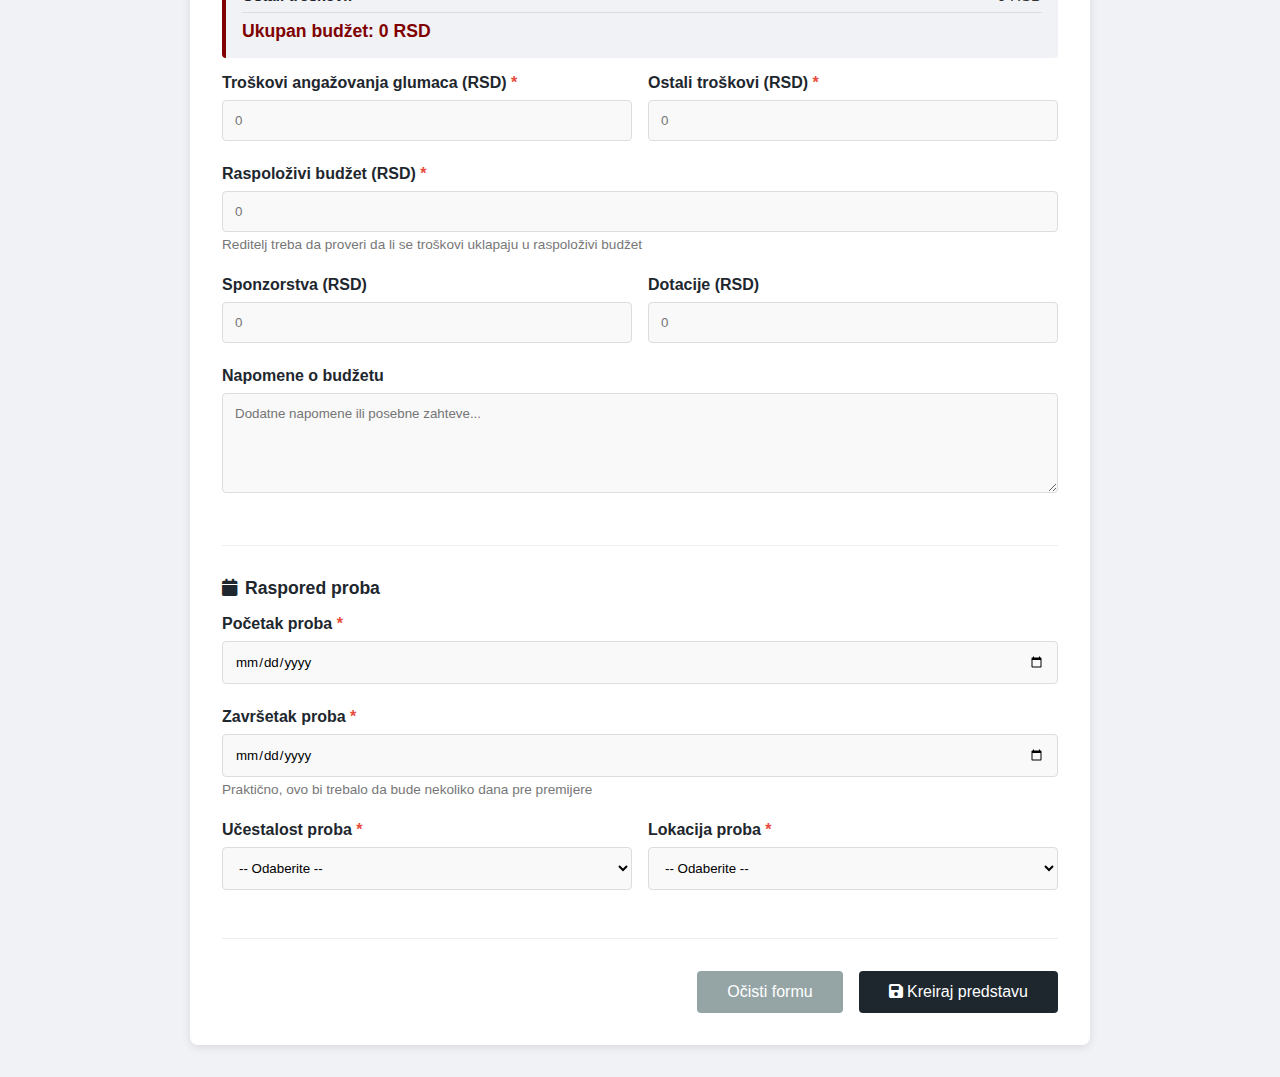
<file: UI/kod/kreiranje_predstave.html>
<!DOCTYPE html>
<html lang="sr">
<head>
    <meta charset="UTF-8">
    <meta name="viewport" content="width=device-width, initial-scale=1.0">
    <title>Kreiranje Predstave - Pozorište MATF</title>
    <link rel="stylesheet" href="https://cdnjs.cloudflare.com/ajax/libs/font-awesome/6.0.0/css/all.min.css">
    <style>
        * {
            margin: 0;
            padding: 0;
            box-sizing: border-box;
        }

        body {
            font-family: 'Segoe UI', Tahoma, Geneva, Verdana, sans-serif;
            background-color: #f0f2f5;
            color: #333;
        }

        header {
            background-color: #1e272e;
            color: white;
            padding: 1rem 2rem;
            display: flex;
            justify-content: space-between;
            align-items: center;
            border-bottom: 3px solid #800000;
            box-shadow: 0 2px 5px rgba(0,0,0,0.1);
        }

        header h1 {
            margin: 0;
            font-size: 1.2rem;
            font-weight: 500;
        }

        .logout-btn {
            background: none;
            border: 1px solid rgba(255,255,255,0.3);
            color: white;
            padding: 5px 15px;
            cursor: pointer;
            border-radius: 4px;
            transition: 0.3s;
        }

        .logout-btn:hover {
            background-color: #800000;
            border-color: #800000;
        }

        .container {
            max-width: 900px;
            margin: 2rem auto;
            background: white;
            padding: 2rem;
            border-radius: 8px;
            box-shadow: 0 2px 10px rgba(0,0,0,0.1);
        }

        h2 {
            color: #1e272e;
            margin-bottom: 1.5rem;
            padding-bottom: 1rem;
            border-bottom: 2px solid #f0f2f5;
            display: flex;
            align-items: center;
            gap: 10px;
        }

        .form-section {
            margin-bottom: 2rem;
            padding-bottom: 1.5rem;
            border-bottom: 1px solid #eee;
        }

        .form-section h3 {
            color: #1e272e;
            font-size: 1.1rem;
            margin-bottom: 1rem;
            display: flex;
            align-items: center;
            gap: 8px;
        }

        .form-group {
            margin-bottom: 1.5rem;
        }

        label {
            display: block;
            margin-bottom: 0.5rem;
            font-weight: 600;
            color: #1e272e;
        }

        .required::after {
            content: " *";
            color: #e74c3c;
        }

        input[type="text"],
        input[type="number"],
        input[type="email"],
        input[type="date"],
        select,
        textarea {
            width: 100%;
            padding: 12px;
            border: 1px solid #ddd;
            border-radius: 4px;
            background-color: #f9f9f9;
            font-family: inherit;
            transition: 0.3s;
        }

        input[type="text"]:focus,
        input[type="number"]:focus,
        input[type="email"]:focus,
        input[type="date"]:focus,
        select:focus,
        textarea:focus {
            outline: none;
            border-color: #800000;
            background-color: white;
            box-shadow: 0 0 0 2px rgba(128, 0, 0, 0.1);
        }

        textarea {
            resize: vertical;
            min-height: 100px;
        }

        .form-row {
            display: grid;
            grid-template-columns: 1fr 1fr;
            gap: 1rem;
        }

        .form-row-three {
            display: grid;
            grid-template-columns: 1fr 1fr 1fr;
            gap: 1rem;
        }

        .form-group small {
            display: block;
            color: #777;
            font-size: 0.85rem;
            margin-top: 0.3rem;
        }

        .actor-list {
            background: #f9f9f9;
            padding: 1rem;
            border-radius: 4px;
            margin-bottom: 1rem;
            max-height: 250px;
            overflow-y: auto;
        }

        .actor-item {
            display: flex;
            justify-content: space-between;
            align-items: center;
            padding: 0.8rem;
            background: white;
            border: 1px solid #eee;
            border-radius: 4px;
            margin-bottom: 0.5rem;
        }

        .actor-item input {
            flex: 1;
            margin-right: 0.5rem;
            padding: 8px;
        }

        .actor-item button {
            background: #e74c3c;
            color: white;
            border: none;
            padding: 6px 12px;
            border-radius: 3px;
            cursor: pointer;
            font-size: 0.85rem;
        }

        .actor-item button:hover {
            background: #c0392b;
        }

        .btn-add-actor {
            background: #27ae60;
            color: white;
            border: none;
            padding: 10px 15px;
            border-radius: 4px;
            cursor: pointer;
            margin-bottom: 1rem;
        }

        .btn-add-actor:hover {
            background: #229954;
        }

        .btn-container {
            display: flex;
            gap: 1rem;
            justify-content: flex-end;
            margin-top: 2rem;
        }

        .btn {
            padding: 12px 30px;
            border: none;
            border-radius: 4px;
            cursor: pointer;
            font-size: 1rem;
            font-weight: 500;
            transition: 0.3s;
        }

        .btn-primary {
            background-color: #1e272e;
            color: white;
        }

        .btn-primary:hover {
            background-color: #800000;
        }

        .btn-secondary {
            background-color: #95a5a6;
            color: white;
        }

        .btn-secondary:hover {
            background-color: #7f8c8d;
        }

        .alert {
            padding: 1rem;
            border-radius: 4px;
            margin-bottom: 1.5rem;
            display: none;
        }

        .alert-success {
            background-color: #d4edda;
            color: #155724;
            border: 1px solid #c3e6cb;
            display: none;
        }

        .alert-error {
            background-color: #f8d7da;
            color: #721c24;
            border: 1px solid #f5c6cb;
            display: none;
        }

        .budget-summary {
            background: #f0f2f5;
            padding: 1rem;
            border-radius: 4px;
            margin-bottom: 1rem;
            border-left: 4px solid #800000;
        }

        .budget-row {
            display: flex;
            justify-content: space-between;
            margin-bottom: 0.5rem;
            font-size: 0.95rem;
        }

        .budget-row strong {
            color: #1e272e;
        }

        .budget-total {
            padding-top: 0.5rem;
            border-top: 1px solid #ddd;
            margin-top: 0.5rem;
            font-size: 1.1rem;
            font-weight: bold;
            color: #800000;
        }

        @media (max-width: 768px) {
            .form-row,
            .form-row-three {
                grid-template-columns: 1fr;
            }

            .container {
                margin: 1rem;
                padding: 1.5rem;
            }

            header {
                flex-direction: column;
                gap: 1rem;
                text-align: center;
            }

            .btn-container {
                flex-direction: column;
            }

            .btn {
                width: 100%;
            }
        }
    </style>
</head>
<body>

    <header>
        <h1>Pozorište MATF <span style="font-weight:300; opacity:0.7;">| Kreiranje Predstave</span></h1>
        <button class="logout-btn" onclick="goBack()">← Nazad</button>
    </header>

    <div class="container">
        <h2>
            <i class="fas fa-theater-masks"></i>
            Kreiranje nove predstave
        </h2>

        <div id="alert-success" class="alert alert-success">
            <i class="fas fa-check-circle"></i> Predstava je uspešno kreirana!
        </div>

        <div id="alert-error" class="alert alert-error">
            <i class="fas fa-exclamation-circle"></i> <span id="error-message">Greška pri kreiranju predstave.</span>
        </div>

        <form id="play-form">

            <!-- OSNOVNI PODACI O PREDSTAVI -->
            <div class="form-section">
                <h3><i class="fas fa-info-circle"></i> Osnovni podaci o predstavi</h3>

                <div class="form-row">
                    <div class="form-group">
                        <label for="play-title" class="required">Naziv predstave</label>
                        <input type="text" id="play-title" name="title" placeholder="npr. Hamlet" required>
                    </div>
                    <div class="form-group">
                        <label for="play-author" class="required">Autor</label>
                        <input type="text" id="play-author" name="author" placeholder="npr. Vilijam Šekspir" required>
                    </div>
                </div>

                <div class="form-row">
                    <div class="form-group">
                        <label for="play-director" class="required">Reditelj</label>
                        <input type="text" id="play-director" name="director" placeholder="npr. Jagoš Marković" required>
                    </div>
                    <div class="form-group">
                        <label for="play-genre" class="required">Žanr</label>
                        <select id="play-genre" name="genre" required>
                            <option value="">-- Odaberite žanr --</option>
                            <option value="tragedija">Tragedija</option>
                            <option value="komedija">Komedija</option>
                            <option value="drama">Drama</option>
                            <option value="musical">Mjuzikl</option>
                            <option value="fantastika">Fantastika</option>
                            <option value="istorijsko">Istorijsko</option>
                        </select>
                    </div>
                </div>

                <div class="form-row">
                    <div class="form-group">
                        <label for="play-duration" class="required">Trajanje (minuta)</label>
                        <input type="number" id="play-duration" name="duration" placeholder="npr. 120" min="30" required>
                    </div>
                    <div class="form-group">
                        <label for="play-premiere-date" class="required">Datum premijere</label>
                        <input type="date" id="play-premiere-date" name="premiere_date" required>
                    </div>
                </div>

                <div class="form-group">
                    <label for="play-description">Opis predstave</label>
                    <textarea id="play-description" name="description" placeholder="Unesite detaljan opis predstave..."></textarea>
                </div>
            </div>

            <!-- ULOGE I GLUMCI -->
            <div class="form-section">
                <h3><i class="fas fa-masks-theater"></i> Uloge i glumci</h3>

                <div class="form-group">
                    <button type="button" class="btn-add-actor" onclick="addActorField()">
                        <i class="fas fa-plus"></i> Dodaj glumca
                    </button>

                    <div class="actor-list" id="actor-list">
                        <div class="actor-item">
                            <input type="text" placeholder="Naziv uloge" class="role-input">
                            <input type="text" placeholder="Ime glumca" class="actor-input">
                            <button type="button" onclick="removeActorField(this)">Ukloni</button>
                        </div>
                    </div>
                </div>
            </div>

            <!-- TEHNIČKI ZAHTEVI -->
            <div class="form-section">
                <h3><i class="fas fa-tools"></i> Tehnički zahtevi</h3>

                <div class="form-row">
                    <div class="form-group">
                        <label for="scenography">Scenografija</label>
                        <textarea id="scenography" name="scenography" placeholder="Opis scenografije i rekvizita..."></textarea>
                    </div>
                    <div class="form-group">
                        <label for="lighting">Svetlosni efekti</label>
                        <textarea id="lighting" name="lighting" placeholder="Opis svetlosnih efekata..."></textarea>
                    </div>
                </div>

                <div class="form-group">
                    <label for="sound">Zvučne potrebe</label>
                    <textarea id="sound" name="sound" placeholder="Opis zvučnih potreba i muzike..."></textarea>
                </div>

                <div class="form-row">
                    <div class="form-group">
                        <label for="equipment-cost" class="required">Troškovi opreme (RSD)</label>
                        <input type="number" id="equipment-cost" name="equipment_cost" placeholder="0" min="0" required oninput="updateBudgetSummary()">
                    </div>
                    <div class="form-group">
                        <label for="setup-time" class="required">Vreme za pripremu (minuta)</label>
                        <input type="number" id="setup-time" name="setup_time" placeholder="np. 60" min="15" required>
                    </div>
                </div>
            </div>

            <!-- FINANSIJSKI PODACI -->
            <div class="form-section">
                <h3><i class="fas fa-coins"></i> Finansijski podaci</h3>

                <div class="budget-summary">
                    <div class="budget-row">
                        <strong>Troškovi opreme:</strong>
                        <span id="budget-equipment">0 RSD</span>
                    </div>
                    <div class="budget-row">
                        <strong>Troškovi angažovanja glumaca:</strong>
                        <span id="budget-actors">0 RSD</span>
                    </div>
                    <div class="budget-row">
                        <strong>Ostali troškovi:</strong>
                        <span id="budget-other">0 RSD</span>
                    </div>
                    <div class="budget-total">
                        Ukupan budžet: <span id="budget-total">0 RSD</span>
                    </div>
                </div>

                <div class="form-row">
                    <div class="form-group">
                        <label for="actors-cost" class="required">Troškovi angažovanja glumaca (RSD)</label>
                        <input type="number" id="actors-cost" name="actors_cost" placeholder="0" min="0" required oninput="updateBudgetSummary()">
                    </div>
                    <div class="form-group">
                        <label for="other-cost" class="required">Ostali troškovi (RSD)</label>
                        <input type="number" id="other-cost" name="other_cost" placeholder="0" min="0" required oninput="updateBudgetSummary()">
                    </div>
                </div>

                <div class="form-group">
                    <label for="budget-limit" class="required">Raspoloživi budžet (RSD)</label>
                    <input type="number" id="budget-limit" name="budget_limit" placeholder="0" min="0" required>
                    <small>Reditelj treba da proveri da li se troškovi uklapaju u raspoloživi budžet</small>
                </div>

                <div class="form-row">
                    <div class="form-group">
                        <label for="sponsorships">Sponzorstva (RSD)</label>
                        <input type="number" id="sponsorships" name="sponsorships" placeholder="0" min="0">
                    </div>
                    <div class="form-group">
                        <label for="grants">Dotacije (RSD)</label>
                        <input type="number" id="grants" name="grants" placeholder="0" min="0">
                    </div>
                </div>

                <div class="form-group">
                    <label for="budget-notes">Napomene o budžetu</label>
                    <textarea id="budget-notes" name="budget_notes" placeholder="Dodatne napomene ili posebne zahteve..."></textarea>
                </div>
            </div>

            <!-- RASPORED PROBE -->
            <div class="form-section">
                <h3><i class="fas fa-calendar"></i> Raspored proba</h3>

                <div class="form-group">
                    <label for="rehearsal-start" class="required">Početak proba</label>
                    <input type="date" id="rehearsal-start" name="rehearsal_start" required>
                </div>

                <div class="form-group">
                    <label for="rehearsal-end" class="required">Završetak proba</label>
                    <input type="date" id="rehearsal-end" name="rehearsal_end" required>
                    <small>Praktično, ovo bi trebalo da bude nekoliko dana pre premijere</small>
                </div>

                <div class="form-row">
                    <div class="form-group">
                        <label for="rehearsal-frequency" class="required">Učestalost proba</label>
                        <select id="rehearsal-frequency" name="rehearsal_frequency" required>
                            <option value="">-- Odaberite --</option>
                            <option value="daily">Svakodnevno</option>
                            <option value="3-times">3 puta nedeljno</option>
                            <option value="2-times">2 puta nedeljno</option>
                            <option value="weekly">Jednom nedeljno</option>
                        </select>
                    </div>
                    <div class="form-group">
                        <label for="rehearsal-location" class="required">Lokacija proba</label>
                        <select id="rehearsal-location" name="rehearsal_location" required>
                            <option value="">-- Odaberite --</option>
                            <option value="main-stage">Glavna scena</option>
                            <option value="small-stage">Mala scena</option>
                            <option value="rehearsal-room">Sala za probe</option>
                            <option value="external">Spoljašnja lokacija</option>
                        </select>
                    </div>
                </div>
            </div>

            <!-- DUGMADI -->
            <div class="btn-container">
                <button type="reset" class="btn btn-secondary">Očisti formu</button>
                <button type="submit" class="btn btn-primary">
                    <i class="fas fa-save"></i> Kreiraj predstavu
                </button>
            </div>
        </form>
    </div>

    <script>
        // Dodaj glumca
        function addActorField() {
            const actorList = document.getElementById('actor-list');
            const newActorItem = document.createElement('div');
            newActorItem.className = 'actor-item';
            newActorItem.innerHTML = `
                <input type="text" placeholder="Naziv uloge" class="role-input">
                <input type="text" placeholder="Ime glumca" class="actor-input">
                <button type="button" onclick="removeActorField(this)">Ukloni</button>
            `;
            actorList.appendChild(newActorItem);
        }

        // Ukloni glumca
        function removeActorField(button) {
            button.parentElement.remove();
        }

        // Ažuriranje budžeta
        function updateBudgetSummary() {
            const equipmentCost = parseFloat(document.getElementById('equipment-cost').value) || 0;
            const actorsCost = parseFloat(document.getElementById('actors-cost').value) || 0;
            const otherCost = parseFloat(document.getElementById('other-cost').value) || 0;
            const total = equipmentCost + actorsCost + otherCost;

            document.getElementById('budget-equipment').textContent = equipmentCost.toLocaleString('sr-RS') + ' RSD';
            document.getElementById('budget-actors').textContent = actorsCost.toLocaleString('sr-RS') + ' RSD';
            document.getElementById('budget-other').textContent = otherCost.toLocaleString('sr-RS') + ' RSD';
            document.getElementById('budget-total').textContent = total.toLocaleString('sr-RS') + ' RSD';

            // Provera budžeta
            const budgetLimit = parseFloat(document.getElementById('budget-limit').value) || 0;
            const budgetElement = document.getElementById('budget-total');
            if (total > budgetLimit && budgetLimit > 0) {
                budgetElement.style.color = '#e74c3c';
            } else {
                budgetElement.style.color = '#800000';
            }
        }

        // Prikazi nazad dugme
        function goBack() {
            window.history.back();
        }

        // Prikazi/Sakrij upozorenja
        function showAlert(type, message) {
            const alertId = type === 'success' ? 'alert-success' : 'alert-error';
            const alert = document.getElementById(alertId);
            if (message) {
                document.getElementById('error-message').textContent = message;
            }
            alert.style.display = 'block';
            if (type === 'success') {
                setTimeout(() => {
                    alert.style.display = 'none';
                    document.getElementById('play-form').reset();
                }, 3000);
            }
        }

        // Provera budžeta
        function validateBudget() {
            const equipmentCost = parseFloat(document.getElementById('equipment-cost').value) || 0;
            const actorsCost = parseFloat(document.getElementById('actors-cost').value) || 0;
            const otherCost = parseFloat(document.getElementById('other-cost').value) || 0;
            const total = equipmentCost + actorsCost + otherCost;
            const budgetLimit = parseFloat(document.getElementById('budget-limit').value) || 0;

            if (total > budgetLimit && budgetLimit > 0) {
                showAlert('error', 'Troškovi predstave prelaze raspoloživi budžet!');
                return false;
            }
            return true;
        }

        // Slanje forme
        document.getElementById('play-form').addEventListener('submit', function(e) {
            e.preventDefault();

            if (!validateBudget()) {
                return;
            }

            // Prikupljanje podataka
            const formData = {
                title: document.getElementById('play-title').value,
                author: document.getElementById('play-author').value,
                director: document.getElementById('play-director').value,
                genre: document.getElementById('play-genre').value,
                duration: parseInt(document.getElementById('play-duration').value),
                premiere_date: document.getElementById('play-premiere-date').value,
                description: document.getElementById('play-description').value,
                actors: [],
                scenography: document.getElementById('scenography').value,
                lighting: document.getElementById('lighting').value,
                sound: document.getElementById('sound').value,
                equipment_cost: parseFloat(document.getElementById('equipment-cost').value) || 0,
                setup_time: parseInt(document.getElementById('setup-time').value),
                actors_cost: parseFloat(document.getElementById('actors-cost').value) || 0,
                other_cost: parseFloat(document.getElementById('other-cost').value) || 0,
                budget_limit: parseFloat(document.getElementById('budget-limit').value) || 0,
                sponsorships: parseFloat(document.getElementById('sponsorships').value) || 0,
                grants: parseFloat(document.getElementById('grants').value) || 0,
                budget_notes: document.getElementById('budget-notes').value,
                rehearsal_start: document.getElementById('rehearsal-start').value,
                rehearsal_end: document.getElementById('rehearsal-end').value,
                rehearsal_frequency: document.getElementById('rehearsal-frequency').value,
                rehearsal_location: document.getElementById('rehearsal-location').value
            };

            // Prikupljanje glumaca
            const actorItems = document.querySelectorAll('.actor-item');
            actorItems.forEach(item => {
                const role = item.querySelector('.role-input').value;
                const actor = item.querySelector('.actor-input').value;
                if (role && actor) {
                    formData.actors.push({ role, actor });
                }
            });

            // Simulacija slanja na server
            console.log('Podaci predstave:', formData);
            showAlert('success', 'Predstava je uspešno kreirana!');
        });

        // Inicijalizuj budžet
        updateBudgetSummary();
    </script>

</body>
</html>
</file>
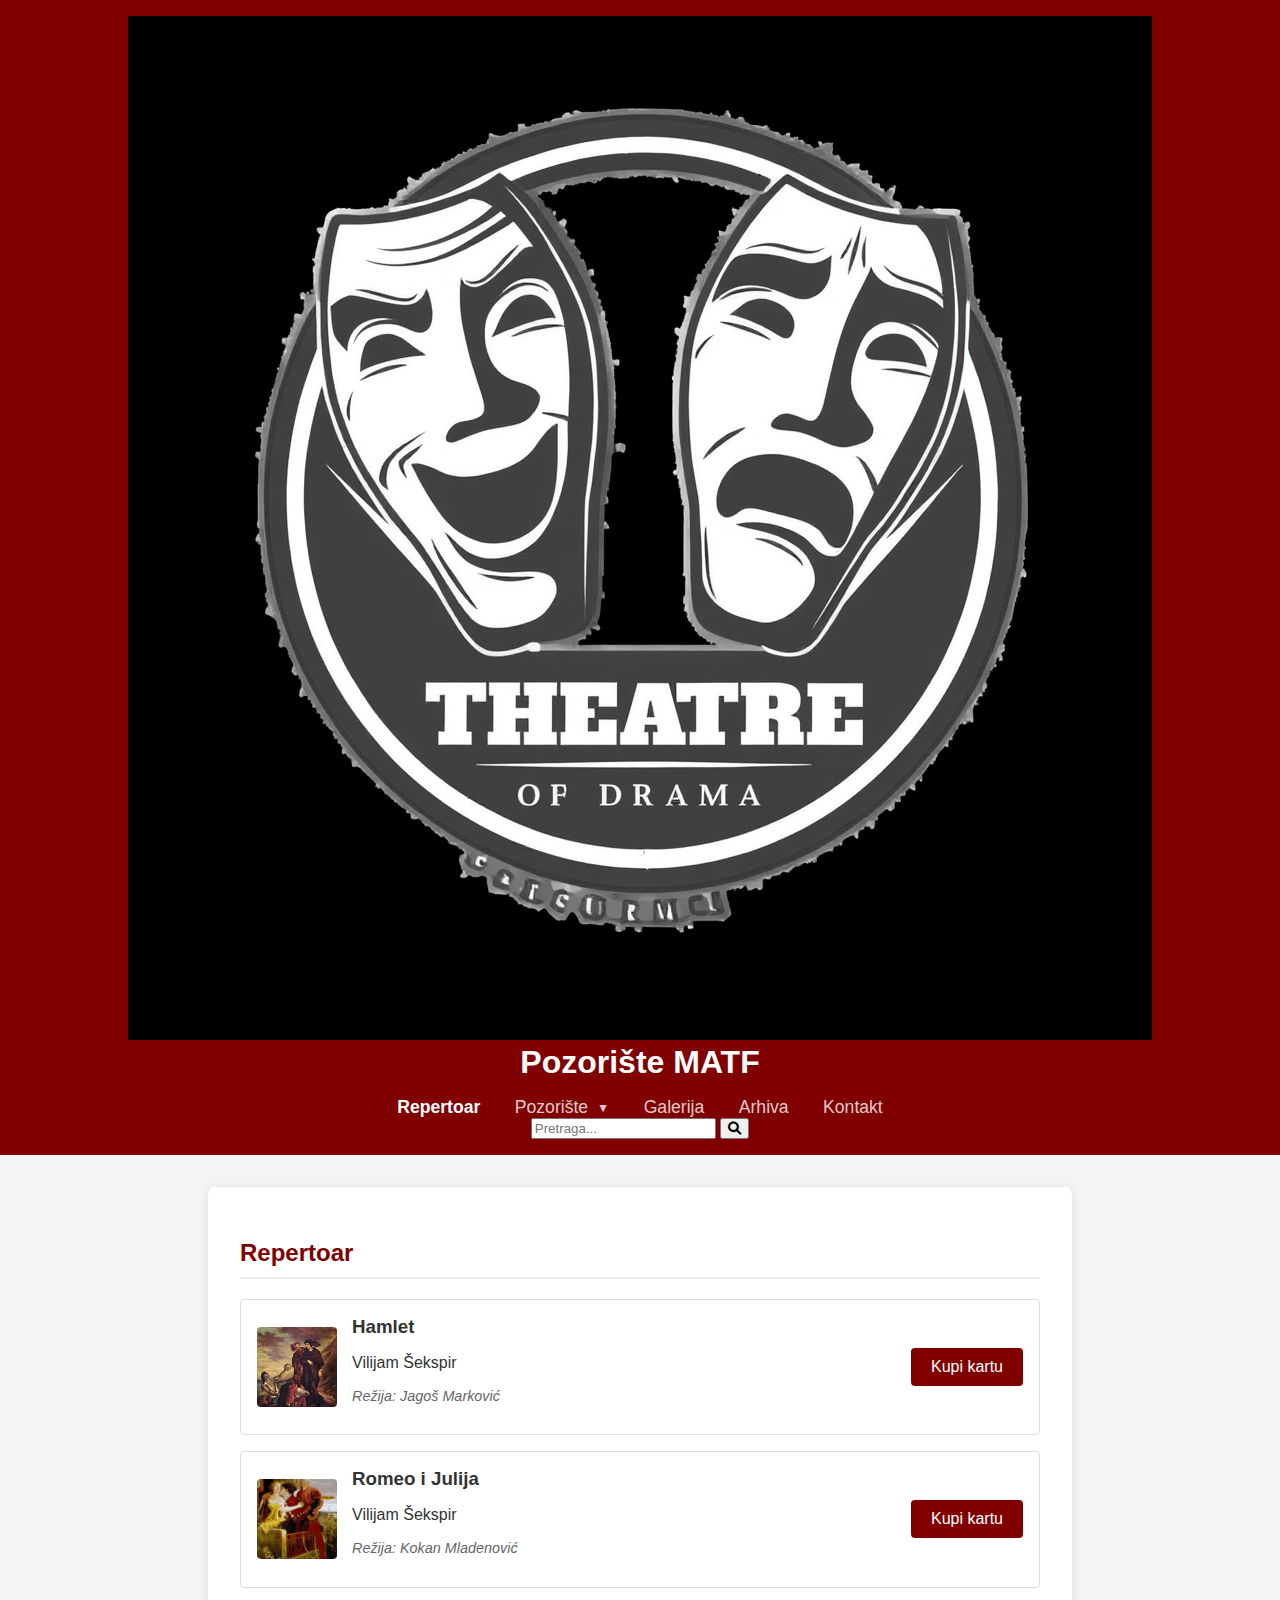
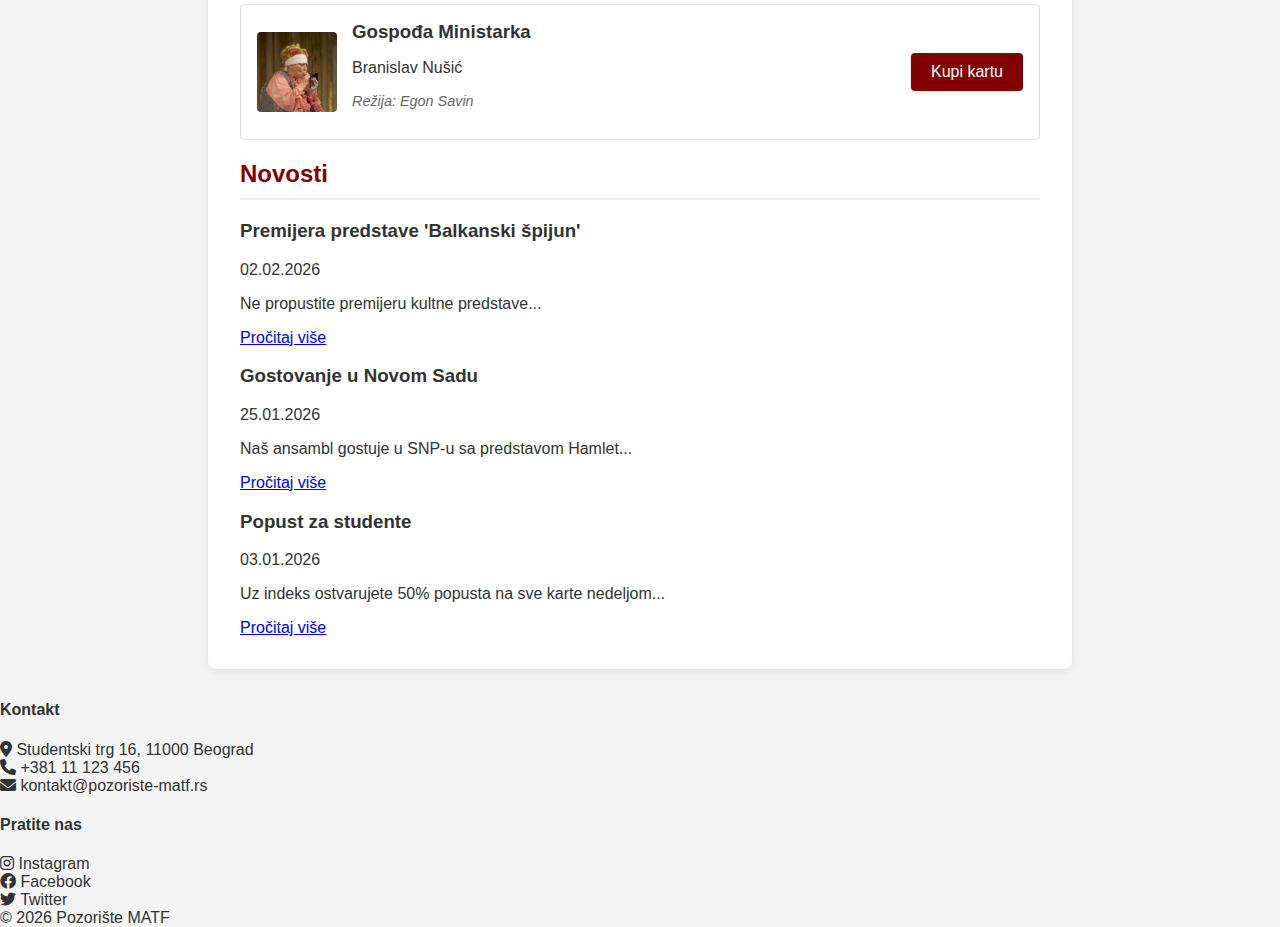
<file: UI/kod/veb_stranica.html>
<!DOCTYPE html>
<html lang="sr">
<head>
    <meta charset="UTF-8">
    <meta name="viewport" content="width=device-width, initial-scale=1.0">
    <title>Pozorište - Online Kupovina</title>
    <link rel="stylesheet" href="https://cdnjs.cloudflare.com/ajax/libs/font-awesome/6.0.0/css/all.min.css">
    <link rel="stylesheet" href="styles.css">
</head>
<body>

<header>
    <div class="header-logo">
        <img src="logo.png" alt="Logo">
        <h1>Pozorište MATF</h1>
    </div>
    <nav class="main-nav">
        <a href="#" onclick="window.location.reload(); return false;" class="active">Repertoar</a>
        <div class="dropdown">
            <a href="#" class="dropbtn">Pozorište <span class="arrow">▼</span></a>
            <div class="dropdown-content">
                <a href="#">O pozorištu</a>
                <a href="#">Ansambl</a>
                <a href="#">Sponzori</a>
            </div>
        </div>
        <a href="#">Galerija</a>
        <a href="#">Arhiva</a>
        <a href="#">Kontakt</a>
        
        <div class="search-box">
            <input type="text" placeholder="Pretraga...">
            <button type="button"><i class="fas fa-search"></i></button>
        </div>
    </nav>
</header>

<div class="container">
    <div class="layout-wrapper">
        <div class="layout-main">
            <!-- Repertoar -->
            <div id="screen-repertoire" class="screen active">
                <h2>Repertoar</h2>
                <div class="play-list">
                    <div class="play-card">
                        <img src="hamlet.jpg" alt="Hamlet" style="width: 80px; height: 80px; object-fit: cover; margin-right: 15px; border-radius: 4px;">
                        <div class="play-info" style="flex: 1;">
                            <h3>Hamlet</h3>
                            <p>Vilijam Šekspir</p>
                            <p style="font-size: 0.9em; color: #666;"><em>Režija: Jagoš Marković</em></p>
                        </div>
                        <button class="btn" onclick="selectPlay('Hamlet')">Kupi kartu</button>
                    </div>
                    <div class="play-card">
                        <img src="romeojulija.jpg" alt="Romeo i Julija" style="width: 80px; height: 80px; object-fit: cover; margin-right: 15px; border-radius: 4px;">
                        <div class="play-info" style="flex: 1;">
                            <h3>Romeo i Julija</h3>
                            <p>Vilijam Šekspir</p>
                            <p style="font-size: 0.9em; color: #666;"><em>Režija: Kokan Mladenović</em></p>
                        </div>
                        <button class="btn" onclick="selectPlay('Romeo i Julija')">Kupi kartu</button>
                    </div>
                    <div class="play-card">
                        <img src="ministarka.jpg" alt="Gospođa Ministarka" style="width: 80px; height: 80px; object-fit: cover; margin-right: 15px; border-radius: 4px;">
                        <div class="play-info" style="flex: 1;">
                            <h3>Gospođa Ministarka</h3>
                            <p>Branislav Nušić</p>
                            <p style="font-size: 0.9em; color: #666;"><em>Režija: Egon Savin</em></p>
                        </div>
                        <button class="btn" onclick="selectPlay('Gospođa Ministarka')">Kupi kartu</button>
                    </div>
                </div>
            </div>

    <!-- Termini -->
    <div id="screen-dates" class="screen">
        <h2 id="selected-play-title"></h2>
        
        <div id="play-cast" style="margin-bottom: 20px; padding: 15px; background-color: #f9f9f9; border-left: 4px solid #800000; border-radius: 4px;">
            <h3 style="margin-top: 0; color: #333;">Uloge</h3>
            <ul id="cast-list" style="list-style-type: none; padding: 0; margin: 0; display: grid; grid-template-columns: 1fr 1fr; gap: 10px;">
                
            </ul>
        </div>

        <h3>Odaberite termin</h3>
        <div class="date-list">
            <div class="date-card" onclick="selectDate('15.01.2026', '20:00')">
                <div class="date">15. Jan 2026</div>
                <div class="time">20:00</div>
            </div>
            <div class="date-card" onclick="selectDate('16.01.2026', '18:00')">
                <div class="date">16. Jan 2026</div>
                <div class="time">18:00</div>
            </div>
            <div class="date-card" onclick="selectDate('20.01.2026', '20:00')">
                <div class="date">20. Jan 2026</div>
                <div class="time">20:00</div>
            </div>
        </div>
        <div style="margin-top: 20px;">
            <button class="btn btn-secondary" onclick="showScreen('screen-repertoire')">Nazad</button>
        </div>
    </div>

    <!-- Sedišta -->
    <div id="screen-seats" class="screen">
        <h2 id="seats-screen-title"></h2>
        <h3 style="text-align: center; margin-bottom: 20px;">Odaberite sedišta</h3>
        <div class="stage">SCENA</div>
        
        <div class="seat-legend">
            <div class="legend-item"><div class="legend-box" style="background:#bdc3c7; border-bottom: 3px solid #95a5a6;"></div> Parter (1000 RSD)</div>
            <div class="legend-item"><div class="legend-box" style="background:#f1c40f; border-bottom: 3px solid #f39c12;"></div> VIP (1500 RSD)</div>
            <div class="legend-item"><div class="legend-box" style="background:#e74c3c"></div> Zauzeto</div>
            <div class="legend-item"><div class="legend-box" style="background:#27ae60"></div> Vaš izbor</div>
        </div>

        <div class="seating-chart" id="seating-chart">
            
        </div>

        <div class="price-display">
            Ukupno: <span id="total-price">0</span> RSD
        </div>

        <div style="margin-top: 20px; text-align: right;">
            <button class="btn btn-secondary" onclick="showScreen('screen-dates')">Nazad</button>
            <button class="btn" id="btn-to-checkout" onclick="goToCheckout()" disabled>Dalje</button>
        </div>
    </div>

    <!-- Plaćanje -->
    <div id="screen-checkout" class="screen">
        <h2>Plaćanje</h2>
        
        <div class="summary-box">
            <h3>Pregled rezervacije</h3>
            <p><strong>Predstava:</strong> <span id="summary-play"></span></p>
            <p><strong>Termin:</strong> <span id="summary-date"></span></p>
            <p><strong>Sedišta:</strong> <span id="summary-seats"></span></p>
            <p><strong>Ukupno za plaćanje:</strong> <span id="summary-price"></span> RSD</p>
        </div>

        <form onsubmit="processPayment(event)">
            <div class="form-row">
                <div class="form-group" style="flex:1">
                    <label>Ime</label>
                    <input type="text" required placeholder="Petar" oninvalid="this.setCustomValidity('Polje je obavezno')" oninput="this.setCustomValidity('')">
                </div>
                <div class="form-group" style="flex:1">
                    <label>Prezime</label>
                    <input type="text" required placeholder="Petrović" oninvalid="this.setCustomValidity('Polje je obavezno')" oninput="this.setCustomValidity('')">
                </div>
            </div>
            
            <div class="form-group">
                <label>Email adresa</label>
                <input id="input-email" type="email" required placeholder="petar@email.com" oninvalid="this.setCustomValidity('Unesite validnu email adresu')" oninput="this.setCustomValidity('')">
            </div>

            <hr style="margin: 20px 0; border: 0; border-top: 1px solid #eee;">
            
            <div class="form-group">
                <label>Broj kartice</label>
                <input type="text" required placeholder="1234 5678 1234 5678" maxlength="19" oninvalid="this.setCustomValidity('Polje je obavezno')" oninput="this.setCustomValidity('')">
            </div>

            <div class="form-row">
                <div class="form-group" style="flex:1">
                    <label>Datum isteka</label>
                    <input type="text" required placeholder="MM/YY" maxlength="5" oninvalid="this.setCustomValidity('Polje je obavezno')" oninput="this.setCustomValidity('')"> 
                </div>
                <div class="form-group" style="flex:1">
                    <label>CVV</label>
                    <input type="text" required placeholder="123" maxlength="3" oninvalid="this.setCustomValidity('Polje je obavezno')" oninput="this.setCustomValidity('')">
                </div>
            </div>

            <div style="margin-top: 20px; display: flex; justify-content: space-between;">
                <button type="button" class="btn btn-secondary" onclick="showScreen('screen-seats')">Nazad</button>
                <button type="submit" class="btn">Plati</button>
            </div>
        </form>
    </div>

    <!-- Uspeh -->
    <div id="screen-success" class="screen">
        <div class="success-message">
            <div class="success-icon">✓</div>
            <h2>Uspešna kupovina!</h2>
            <p>Vaše karte su rezervisane i plaćene.</p>
            <p>Potvrda je poslata na vašu email adresu: <strong id="success-email"></strong></p>
            <button class="btn" onclick="location.reload()" style="margin-top: 20px;">Povratak na početnu stranicu</button>
        </div>
    </div>

        </div>
        
        <div class="layout-sidebar">
            <h2>Novosti</h2>
            <div class="notification-list">
                <div class="notification-card">
                    <h3>Premijera predstave 'Balkanski špijun'</h3>
                    <p class="date">02.02.2026</p>
                    <p>Ne propustite premijeru kultne predstave...</p>
                    <a href="#">Pročitaj više</a>
                </div>
                <div class="notification-card">
                    <h3>Gostovanje u Novom Sadu</h3>
                    <p class="date">25.01.2026</p>
                    <p>Naš ansambl gostuje u SNP-u sa predstavom Hamlet...</p>
                    <a href="#">Pročitaj više</a>
                </div>
                <div class="notification-card">
                    <h3>Popust za studente</h3>
                    <p class="date">03.01.2026</p>
                    <p>Uz indeks ostvarujete 50% popusta na sve karte nedeljom...</p>
                    <a href="#">Pročitaj više</a>
                </div>
            </div>
        </div>
    </div>
</div>

<footer id="main-footer">
    <div class="footer-content">
        <div class="footer-section">
            <h4>Kontakt</h4>
            <div class="contact-item">
                <i class="fas fa-map-marker-alt"></i>
                Studentski trg 16, 11000 Beograd
            </div>
            <div class="contact-item">
                <i class="fas fa-phone"></i>
                +381 11 123 456
            </div>
            <div class="contact-item">
                <i class="fas fa-envelope"></i>
                kontakt@pozoriste-matf.rs
            </div>
        </div>
        <div class="footer-section">
            <h4>Pratite nas</h4>
            <div class="social-item">
                <i class="fab fa-instagram"></i>
                Instagram
            </div>
            <div class="social-item">
                <i class="fab fa-facebook"></i>
                Facebook
            </div>
            <div class="social-item">
                <i class="fab fa-twitter"></i>
                Twitter
            </div>
        </div>
    </div>
    <div class="footer-bottom">
        &copy; 2026 Pozorište MATF
    </div>
</footer>

<script src="veb_stranica.js"></script>
</body>
</html>
</file>
<file: UI/kod/styles.css>
body {
    font-family: 'Segoe UI', Tahoma, Geneva, Verdana, sans-serif;
    margin: 0;
    padding: 0;
    background-color: #f4f4f4;
    color: #333;
}

header {
    background-color: #800000;
    color: white;
    padding: 1rem 2rem;
    text-align: center;
}

header h1 {
    margin: 0;
}

.main-nav {
    margin-top: 1rem;
}

.main-nav a {
    color: rgba(255, 255, 255, 0.8);
    text-decoration: none;
    margin: 0 15px;
    font-size: 1.1rem;
    transition: color 0.3s;
}

.main-nav a:hover, .main-nav a.active {
    color: white;
    font-weight: bold;
}

.dropdown {
    display: inline-block;
    position: relative;
}

.dropdown .arrow {
    display: inline-block;
    font-size: 0.7em;
    vertical-align: middle;
    margin-left: 4px;
    transition: transform 0.3s ease;
}

.dropdown:hover .arrow {
    transform: rotate(180deg);
}

.dropdown .dropbtn {
    cursor: pointer;
}

.dropdown-content {
    display: none;
    position: absolute;
    background-color: #f9f9f9;
    min-width: 160px;
    box-shadow: 0px 8px 16px 0px rgba(0,0,0,0.2);
    z-index: 1;
    border-radius: 4px;
    top: 100%;
    left: 0;
}

.dropdown-content a {
    color: #333;
    padding: 12px 16px;
    text-decoration: none;
    display: block;
    text-align: left;
    margin: 0;
}

.dropdown-content a:hover {
    background-color: #ddd;
    color: #800000;
}

.dropdown:hover .dropdown-content {
    display: block;
}

.container {
    max-width: 800px;
    margin: 2rem auto;
    background: white;
    padding: 2rem;
    border-radius: 8px;
    box-shadow: 0 2px 10px rgba(0,0,0,0.1);
    min-height: 400px;
}

.screen {
    display: none;
}

.screen.active {
    display: block;
}

h2 {
    color: #800000;
    border-bottom: 2px solid #eee;
    padding-bottom: 10px;
}

.play-card {
    border: 1px solid #ddd;
    border-radius: 4px;
    padding: 1rem;
    margin-bottom: 1rem;
    display: flex;
    justify-content: space-between;
    align-items: center;
}

.play-info h3 {
    margin: 0 0 5px 0;
}

.btn {
    background-color: #800000;
    color: white;
    border: none;
    padding: 10px 20px;
    border-radius: 4px;
    cursor: pointer;
    font-size: 1rem;
}

.btn:hover {
    background-color: #600000;
}

.btn-secondary {
    background-color: #666;
}

.date-list {
    display: grid;
    grid-template-columns: repeat(auto-fill, minmax(150px, 1fr));
    gap: 1rem;
}

.date-card {
    border: 1px solid #ccc;
    padding: 1rem;
    text-align: center;
    cursor: pointer;
    border-radius: 4px;
    background: #fafafa;
}

.date-card:hover {
    background: #e0e0e0;
    border-color: #999;
}

.stage {
    background: #333;
    color: white;
    text-align: center;
    padding: 10px;
    margin-bottom: 20px;
    border-radius: 0 0 20px 20px;
    width: 60%;
    margin-left: auto;
    margin-right: auto;
}

.seating-chart {
    display: grid;
    grid-template-columns: repeat(8, 1fr);
    gap: 10px;
    margin-bottom: 20px;
    justify-content: center;
    max-width: 400px;
    margin: 0 auto;
}

.seat {
    width: 30px;
    height: 30px;
    background-color: #ccc;
    border-radius: 4px;
    cursor: pointer;
    margin: 0 auto;
}

.seat.occupied {
    background-color: #e74c3c;
    cursor: not-allowed;
}

.seat.selected {
    background-color: #27ae60;
}

.seat-legend {
    display: flex;
    justify-content: center;
    gap: 20px;
    margin-bottom: 20px;
}

.legend-item {
    display: flex;
    align-items: center;
    gap: 5px;
}

.legend-box {
    width: 20px;
    height: 20px;
    border-radius: 4px;
}

.price-display {
    text-align: center;
    font-size: 1.2rem;
    font-weight: bold;
    margin-top: 20px;
}

.form-group {
    margin-bottom: 1rem;
}

.form-group label {
    display: block;
    margin-bottom: 5px;
    font-weight: bold;
}

.form-group input {
    width: 100%;
    padding: 8px;
    border: 1px solid #ddd;
    border-radius: 4px;
    box-sizing: border-box;
}

.form-row {
    display: flex;
    gap: 1rem;
}

.summary-box {
    background: #f9f9f9;
    padding: 1rem;
    border: 1px solid #eee;
    margin-bottom: 1rem;
    border-radius: 4px;
}

.success-message {
    text-align: center;
    padding: 2rem;
}

.success-icon {
    font-size: 4rem;
    color: #27ae60;
    margin-bottom: 1rem;
}
</file>
